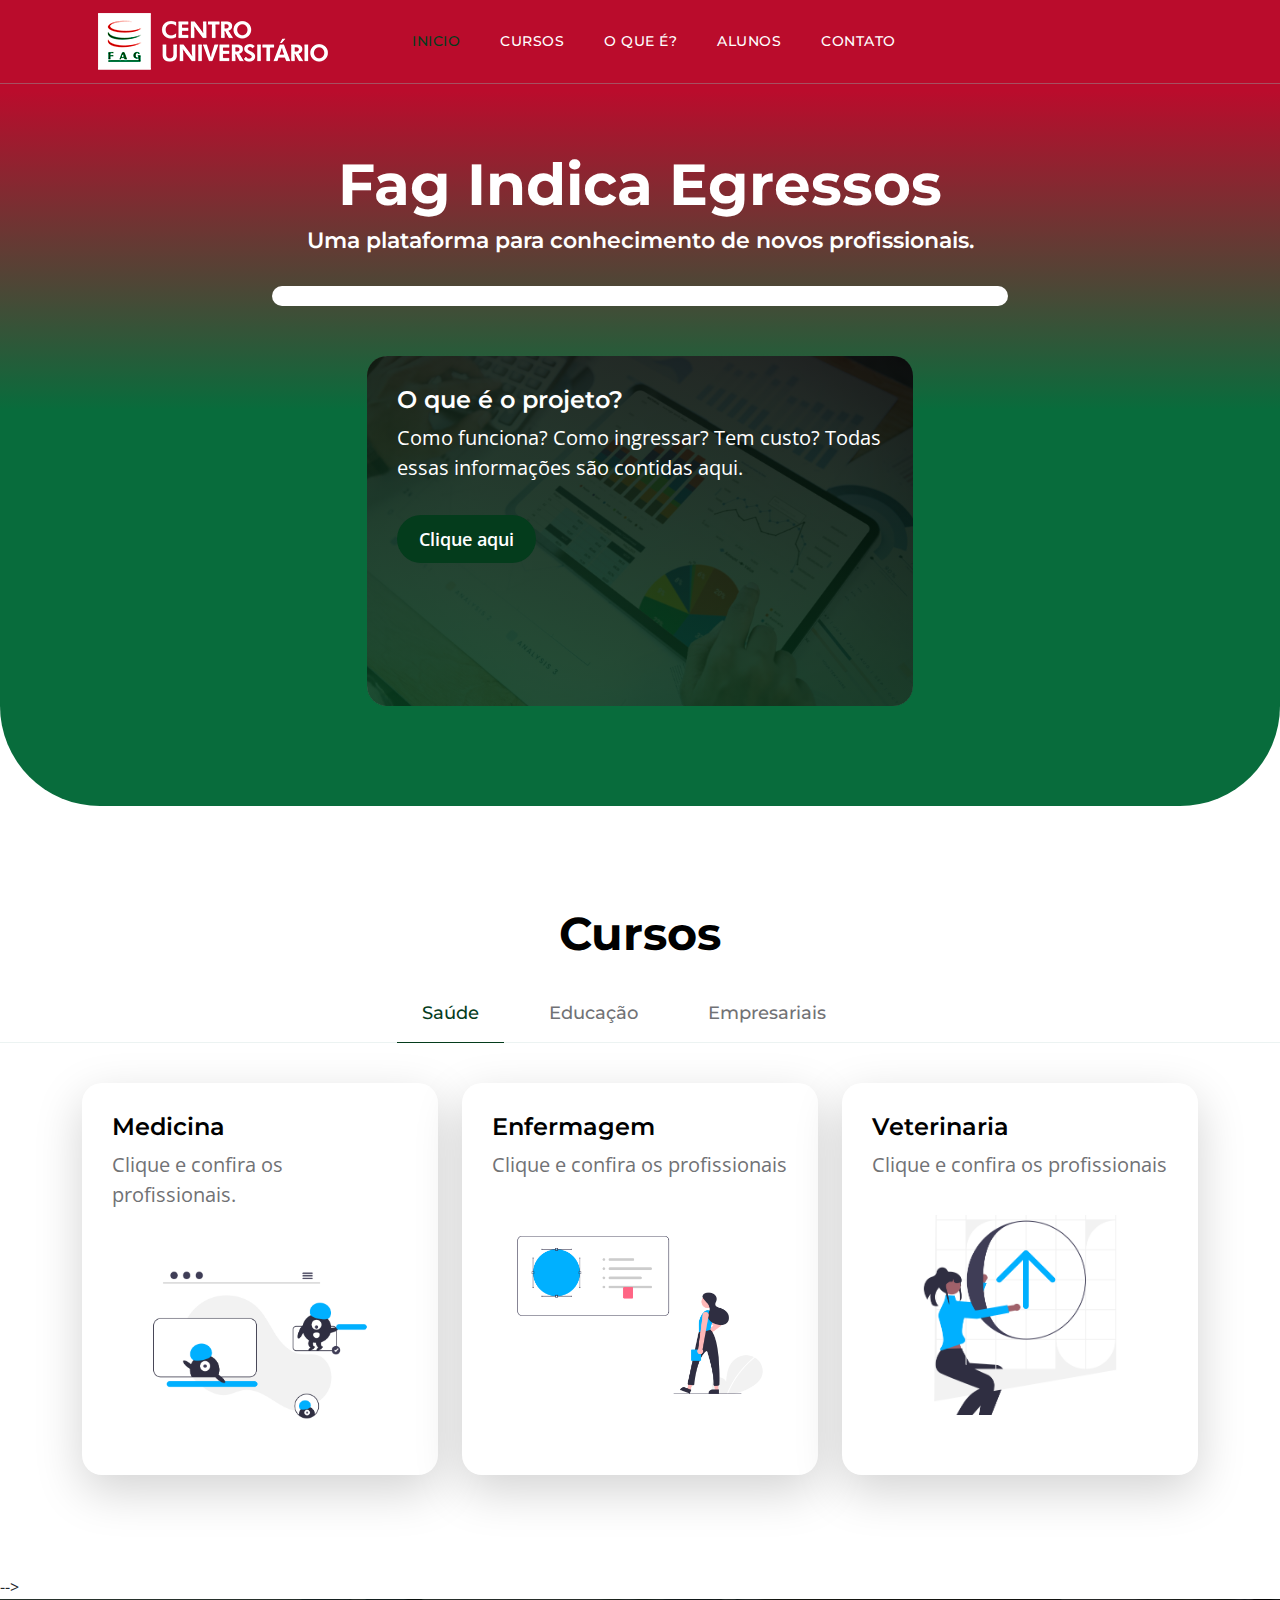
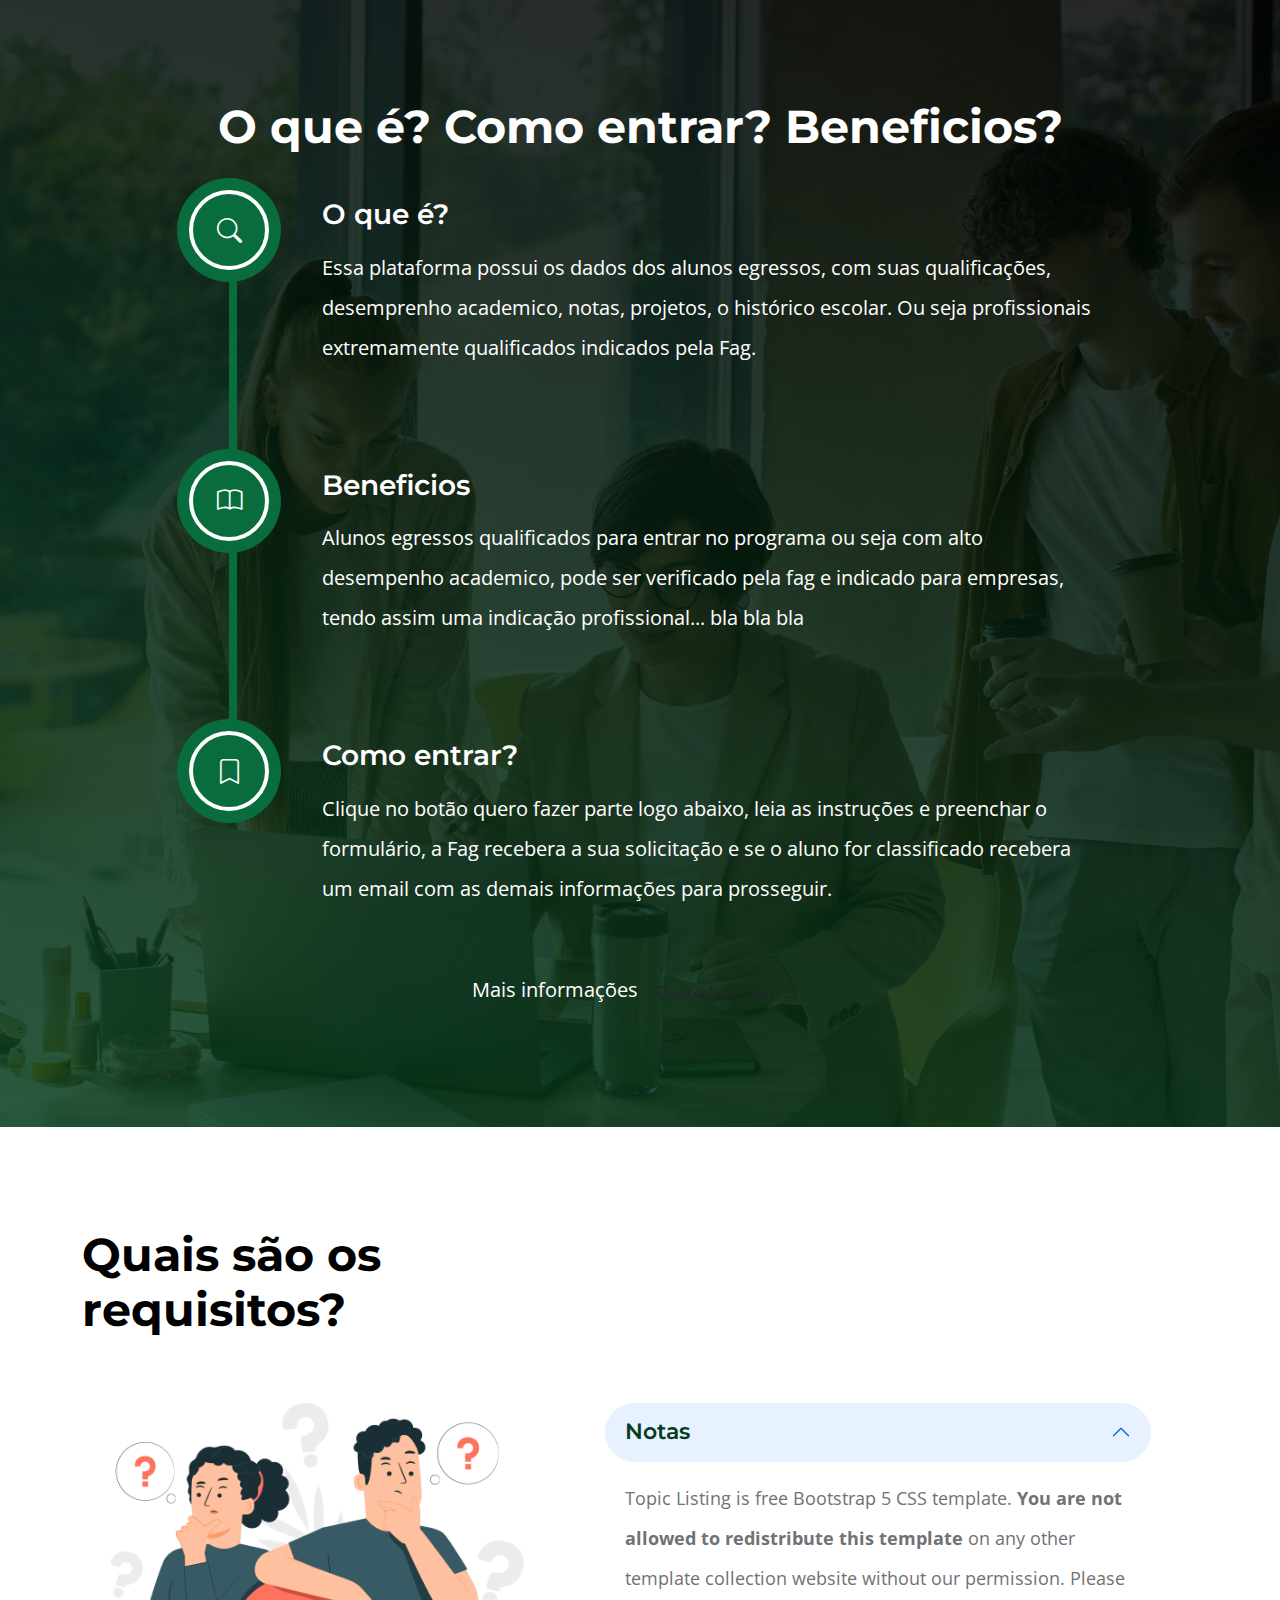
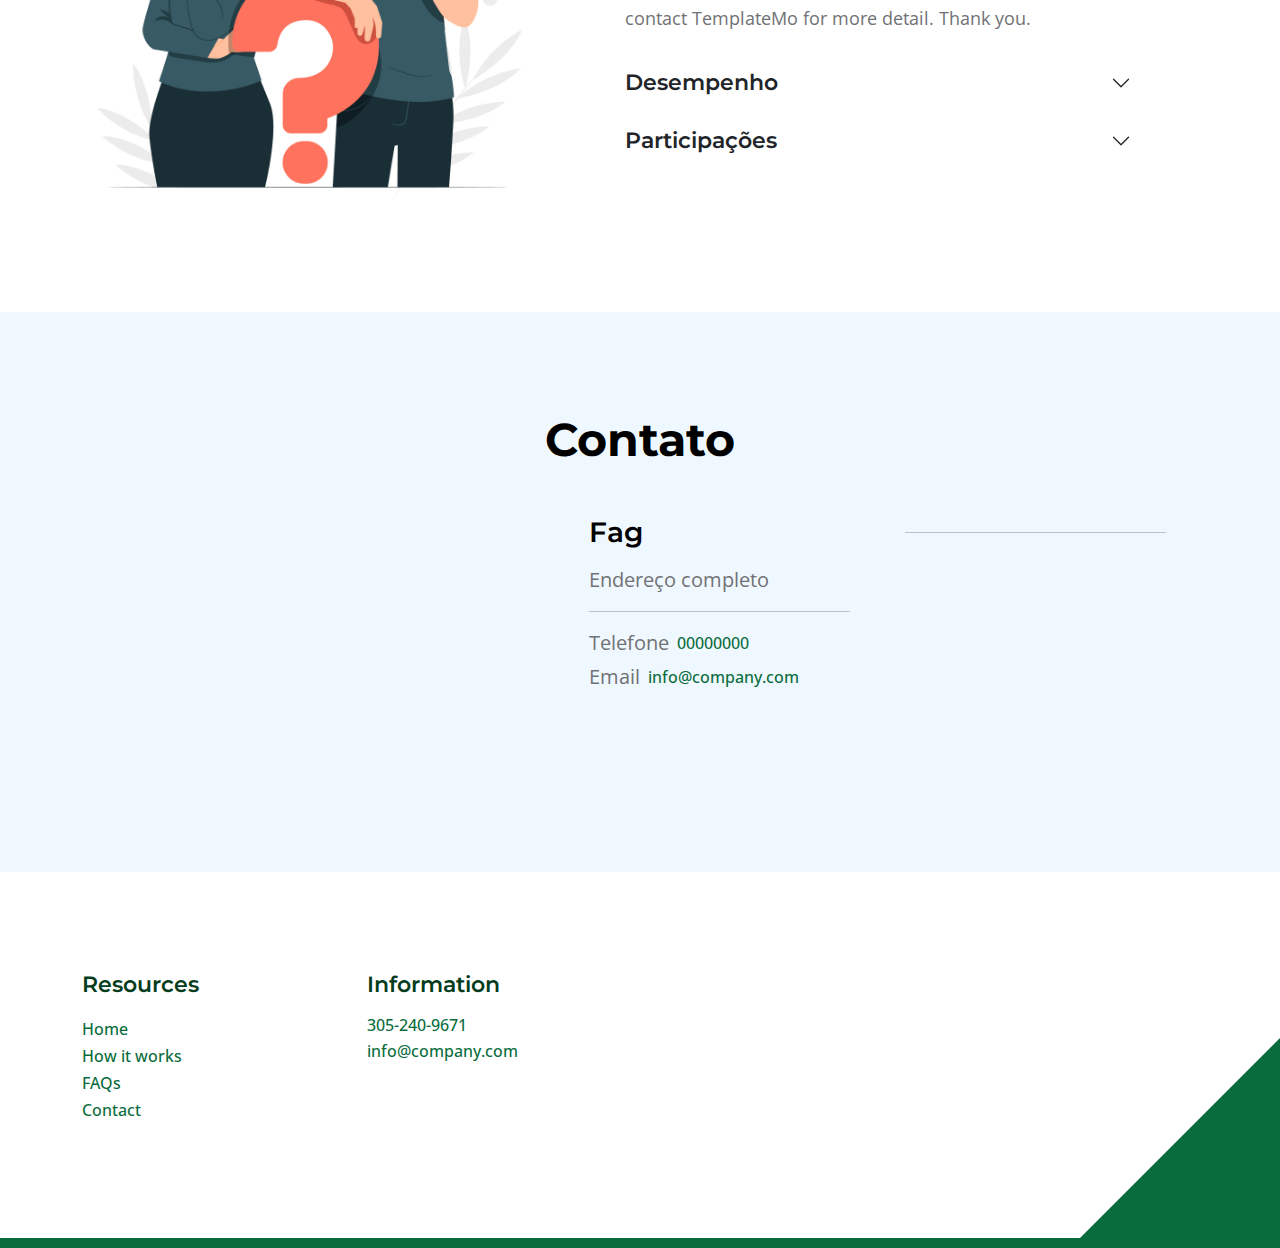
<file: Site Fag/index.html>
<!doctype html>
<html lang="en">
    <head>
        <meta charset="utf-8">
        <meta name="viewport" content="width=device-width, initial-scale=1">

        <meta name="description" content="">
        <meta name="author" content="">

        <title>FAG Indica - Egressos</title>

        <!-- CSS FILES -->        
        <link rel="preconnect" href="https://fonts.googleapis.com">
        
        <link rel="preconnect" href="https://fonts.gstatic.com" crossorigin>

        <link href="https://fonts.googleapis.com/css2?family=Montserrat:wght@500;600;700&family=Open+Sans&display=swap" rel="stylesheet">
                        
        <link href="css/bootstrap.min.css" rel="stylesheet">

        <link href="css/bootstrap-icons.css" rel="stylesheet">

        <link href="css/templatemo-topic-listing.css" rel="stylesheet">      
<!--

TemplateMo 590 topic listing

https://templatemo.com/tm-590-topic-listing

-->
    </head>
    
    <body id="top">

        <main>

            <nav class="navbar navbar-expand-lg">
                <div class="container">
                    <a class="navbar-brand" href="index.html">
                        <a class="navbar-brand" href="index.html">
                            <img src="images/logo-fag.png" class="logo" alt="">
                            <span></span>
                        </a>
                    </a>

                    <div class="d-lg-none ms-auto me-4">
                        <a href="#top" class="navbar-icon bi-person smoothscroll"></a>
                    </div>
    
                    <button class="navbar-toggler" type="button" data-bs-toggle="collapse" data-bs-target="#navbarNav" aria-controls="navbarNav" aria-expanded="false" aria-label="Toggle navigation">
                        <span class="navbar-toggler-icon"></span>
                    </button>
    
                    <div class="collapse navbar-collapse" id="navbarNav">
                        <ul class="navbar-nav ms-lg-5 me-lg-auto">
                            <li class="nav-item">
                                <a class="nav-link click-scroll" href="#section_1">Inicio</a>
                            </li>

                            <li class="nav-item">
                                <a class="nav-link click-scroll" href="#section_2">Cursos</a>
                            </li>
    
                            <li class="nav-item">
                                <a class="nav-link click-scroll" href="#section_3">O que é?</a>
                            </li>

                            <li class="nav-item">
                                <a class="nav-link click-scroll" href="#section_4">Alunos</a>
                            </li>
    
                            <li class="nav-item">
                                <a class="nav-link click-scroll" href="#section_5">Contato</a>
                            </li>

                            <!--<li class="nav-item dropdown">
                                <a class="nav-link dropdown-toggle" href="#" id="navbarLightDropdownMenuLink" role="button" data-bs-toggle="dropdown" aria-expanded="false">Pages</a>

                                <ul class="dropdown-menu dropdown-menu-light" aria-labelledby="navbarLightDropdownMenuLink">
                                    <li><a class="dropdown-item" href="topics-listing.html">Topics Listing</a></li>

                                    <li><a class="dropdown-item" href="contact.html">Contact Form</a></li>
                                </ul>
                            </li>-->
                        </ul>

                        
                    </div>
                </div>
            </nav>
            

            <section class="hero-section d-flex justify-content-center align-items-center" id="section_1">
                <div class="container">
                    <div class="row">

                        <div class="col-lg-8 col-12 mx-auto">
                            <h1 class="text-white text-center">Fag Indica Egressos</h1>

                            <h6 class="text-white text-center">Uma plataforma para conhecimento de novos profissionais.</h6>

                            <form method="get" class="custom-form mt-4 pt-2 mb-lg-0 mb-5" role="search">
                                <div class="input-group input-group-lg">
                                    <!--<span class="input-group-text bi-search" id="basic-addon1">
                                        
                                    </span>

                                    <input name="keyword" type="search" class="form-control" id="keyword" placeholder="Design, Code, Marketing, Finance ..." aria-label="Search">

                                    <button type="submit" class="form-control">Search</button>-->
                                </div>
                            </form>
                        </div>

                    </div>
                </div>
            </section>


            <section class="featured-section">
                <div class="container">
                    <div class="row justify-content-center">
                        <div class="col-lg-6 col-12">
                            <div class="custom-block custom-block-overlay">
                                <div class="d-flex flex-column h-100">
                                    <img src="images/businesswoman-using-tablet-analysis.jpg" class="custom-block-image img-fluid" alt="">

                                    <div class="custom-block-overlay-text d-flex">
                                        <div>
                                            <h5 class="text-white mb-2">O que é o projeto?</h5>

                                            <p class="text-white">Como funciona? Como ingressar? Tem custo? Todas essas informações são contidas aqui.</p>

                                            <a href="informacoes.html" class="btn custom-btn mt-2 mt-lg-3 ">Clique aqui</a>
                                        </div>

                                        
                                    </div>

                                    <!--<div class="social-share d-flex">
                                        <p class="text-white me-4">Share:</p>

                                        <ul class="social-icon">
                                            <li class="social-icon-item">
                                                <a href="#" class="social-icon-link bi-twitter"></a>
                                            </li>

                                            <li class="social-icon-item">
                                                <a href="#" class="social-icon-link bi-facebook"></a>
                                            </li>Designms-auto"></a>
                                    </div>-->

                                    <div class="section-overlay"></div>
                                </div>
                            </div>
                        </div>

                    </div>
                </div>
            </section>


            <section class="explore-section section-padding" id="section_2">
                <div class="container">

                        <div class="col-12 text-center">
                            <h2 class="mb-4">Cursos</h1>
                        </div>

                    </div>
                </div>

                <div class="container-fluid">
                    <div class="row">
                        <ul class="nav nav-tabs" id="myTab" role="tablist">
                            <li class="nav-item" role="presentation">
                                <button class="nav-link active" id="design-tab" data-bs-toggle="tab" data-bs-target="#design-tab-pane" type="button" role="tab" aria-controls="design-tab-pane" aria-selected="true">Saúde</button>
                            </li>

                            <li class="nav-item" role="presentation">
                                <button class="nav-link" id="marketing-tab" data-bs-toggle="tab" data-bs-target="#marketing-tab-pane" type="button" role="tab" aria-controls="marketing-tab-pane" aria-selected="false">Educação</button>
                            </li>

                            <li class="nav-item" role="presentation">
                                <button class="nav-link" id="finance-tab" data-bs-toggle="tab" data-bs-target="#finance-tab-pane" type="button" role="tab" aria-controls="finance-tab-pane" aria-selected="false">Empresariais</button>
                            </li>

                            <!--<li class="nav-item" role="presentation">
                                <button class="nav-link" id="music-tab" data-bs-toggle="tab" data-bs-target="#music-tab-pane" type="button" role="tab" aria-controls="music-tab-pane" aria-selected="false">Music</button>
                            </li>

                            <li class="nav-item" role="presentation">
                                <button class="nav-link" id="education-tab" data-bs-toggle="tab" data-bs-target="#education-tab-pane" type="button" role="tab" aria-controls="education-tab-pane" aria-selected="false">Education</button>-->
                            </li>
                        </ul>
                    </div>
                </div>
                <!--Container-->
                <div class="container">
                    <div class="row">
                        <div class="col-12">
                            <!--Container Saúde-->
                            <div class="tab-content" id="myTabContent">
                                <div class="tab-pane fade show active" id="design-tab-pane" role="tabpanel" aria-labelledby="design-tab" tabindex="0">
                                    <div class="row">
                                        <div class="col-lg-4 col-md-6 col-12 mb-4 mb-lg-0">
                                            <div class="custom-block bg-white shadow-lg">
                                                <a href="informacoes.html">
                                                    <div class="d-flex">
                                                        <div>
                                                            <h5 class="mb-2">Medicina</h5>

                                                            <p class="mb-0">Clique e confira os profissionais.</p>
                                                        </div>

                                                     
                                                    </div>

                                                    <img src="images/topics/undraw_Remote_design_team_re_urdx.png" class="custom-block-image img-fluid" alt="">
                                                </a>
                                            </div>
                                        </div>

                                        <div class="col-lg-4 col-md-6 col-12 mb-4 mb-lg-0">
                                            <div class="custom-block bg-white shadow-lg">
                                                <a href="informacoes.html">
                                                    <div class="d-flex">
                                                        <div>
                                                            <h5 class="mb-2">Enfermagem</h5>

                                                                <p class="mb-0">Clique e confira os profissionais</p>
                                                        </div>

                                                      
                                                    </div>

                                                    <img src="images/topics/undraw_Redesign_feedback_re_jvm0.png" class="custom-block-image img-fluid" alt="">
                                                </a>
                                            </div>
                                        </div>

                                        <div class="col-lg-4 col-md-6 col-12">
                                            <div class="custom-block bg-white shadow-lg">
                                                <a href="informacoes.html">
                                                    <div class="d-flex">
                                                        <div>
                                                            <h5 class="mb-2">Veterinaria</h5>

                                                                <p class="mb-0">Clique e confira os profissionais</p>
                                                        </div>

                                                       
                                                    </div>

                                                    <img src="images/topics/colleagues-working-cozy-office-medium-shot.png" class="custom-block-image img-fluid" alt="">
                                                </a>
                                            </div>
                                        </div>
                                    </div>
                                </div>
                                <!--Container Educação-->
                                <div class="tab-pane fade" id="marketing-tab-pane" role="tabpanel" aria-labelledby="marketing-tab" tabindex="0">
                                    <div class="row">
                                        <div class="col-lg-4 col-md-6 col-12 mb-4 mb-lg-3">
                                                <div class="custom-block bg-white shadow-lg">
                                                    <a href="informacoes.html">
                                                        <div class="d-flex">
                                                            <div>
                                                                <h5 class="mb-2">Psicologia</h5>

                                                                <p class="mb-0">Clique e confira os profissionais</p>
                                                            </div>

                                                         
                                                        </div>

                                                        <img src="images/topics/undraw_online_ad_re_ol62.png" class="custom-block-image img-fluid" alt="">
                                                    </a>
                                                </div>
                                            </div>

                                            <div class="col-lg-4 col-md-6 col-12 mb-4 mb-lg-3">
                                                <div class="custom-block bg-white shadow-lg">
                                                    <a href="informacoes.html">
                                                        <div class="d-flex">
                                                            <div>
                                                                <h5 class="mb-2">Pedagogia</h5>

                                                                <p class="mb-0">Clique e confira os profissionais</p>
                                                            </div>

                                                        
                                                        </div>

                                                        <img src="images/topics/undraw_Group_video_re_btu7.png" class="custom-block-image img-fluid" alt="">
                                                    </a>
                                                </div>
                                            </div>

                                            <div class="col-lg-4 col-md-6 col-12">
                                                <div class="custom-block bg-white shadow-lg">
                                                    <a href="informacoes.html">
                                                        <div class="d-flex">
                                                            <div>
                                                                <h5 class="mb-2">Letras</h5>

                                                                <p class="mb-0">Clique e confira os profissionais</p>
                                                            </div>

                                                            
                                                        </div>

                                                        <img src="images/topics/undraw_viral_tweet_gndb.png" class="custom-block-image img-fluid" alt="">
                                                    </a>
                                                </div>
                                            </div>
                                        </div>
                                  </div>
                                <!--Container Empresarial-->
                                <div class="tab-pane fade" id="finance-tab-pane" role="tabpanel" aria-labelledby="finance-tab" tabindex="0">   <div class="row">
                                    <div class="tab-content" id="myTabContent">
                                        <div class="tab-pane fade show active" id="design-tab-pane" role="tabpanel" aria-labelledby="design-tab" tabindex="0">
                                            <div class="row">
                                                <div class="col-lg-4 col-md-6 col-12 mb-4 mb-lg-0">
                                                    <div class="custom-block bg-white shadow-lg">
                                                        <a href="informacoes.html">
                                                            <div class="d-flex">
                                                                <div>
                                                                    <h5 class="mb-2">Administração</h5>
        
                                                                    <p class="mb-0">Clique e confira os profissionais</p>
                                                                </div>
        
                                                                
                                                            </div>
        
                                                            <img src="images/topics/undraw_Remote_design_team_re_urdx.png" class="custom-block-image img-fluid" alt="">
                                                        </a>
                                                    </div>
                                                </div>
        
                                                <div class="col-lg-4 col-md-6 col-12 mb-4 mb-lg-0">
                                                    <div class="custom-block bg-white shadow-lg">
                                                        <a href="informacoes.html">
                                                            <div class="d-flex">
                                                                <div>
                                                                    <h5 class="mb-2">Contábeis</h5>
        
                                                                        <p class="mb-0">Clique e confira os profissionais</p>
                                                                </div>
        
                                                                
                                                            </div>
        
                                                            <img src="images/topics/undraw_Redesign_feedback_re_jvm0.png" class="custom-block-image img-fluid" alt="">
                                                        </a>
                                                    </div>
                                                </div>
        
                                                <div class="col-lg-4 col-md-6 col-12">
                                                    <div class="custom-block bg-white shadow-lg">
                                                        <a href="informacoes.html">
                                                            <div class="d-flex">
                                                                <div>
                                                                    <h5 class="mb-2">Negocios imobiliarios</h5>
        
                                                                        <p class="mb-0">Clique e confira os profissionais</p>
                                                                </div>
        
                                                                
                                                            </div>
        
                                                            <img src="images/topics/colleagues-working-cozy-office-medium-shot.png" class="custom-block-image img-fluid" alt="">
                                                        </a>
                                                    </div>
                                                </div>
                                            </div>
                                        </div>
                                    </div>
                                </div>
                            </div>

                    </div>
                </div>
            </section>-->

            <!--Como entrar?-->
            <section class="timeline-section section-padding" id="section_3">
                <div class="section-overlay"></div>

                <div class="container">
                    <div class="row">

                        <div class="col-12 text-center">
                            <h2 class="text-white mb-4">O que é? Como entrar? Beneficios?</h1>
                        </div>

                        <div class="col-lg-10 col-12 mx-auto">
                            <div class="timeline-container">
                                <ul class="vertical-scrollable-timeline" id="vertical-scrollable-timeline">
                                    <div class="list-progress">
                                        <div class="inner"></div>
                                    </div>

                                    <li>
                                        <h4 class="text-white mb-3">O que é?</h4>

                                        <p class="text-white">Essa plataforma possui os dados dos alunos egressos, com suas qualificações, desemprenho academico, notas,
                                            projetos, o histórico escolar. Ou seja profissionais extremamente qualificados indicados pela Fag.
                                        </p>

                                        <div class="icon-holder">
                                          <i class="bi-search"></i>
                                        </div>
                                    </li>
                                    
                                    <li>
                                        <h4 class="text-white mb-3">Beneficios</h4>

                                        <p class="text-white">Alunos egressos qualificados para entrar no programa ou seja com alto desempenho academico, pode ser 
                                            verificado pela fag e indicado para empresas, tendo assim uma indicação profissional... bla bla bla
                                        </p>

                                        <div class="icon-holder">
                                          <i class="bi-book"></i>
                                        </div>
                                    </li>

                                    <li>
                                        <h4 class="text-white mb-3">Como entrar?</h4>

                                        <p class="text-white">Clique no botão quero fazer parte logo abaixo, leia as instruções e preenchar o formulário, a Fag recebera
                                            a sua solicitação e se o aluno for classificado recebera um email com as demais informações para prosseguir.
                                        </p>

                                        <div class="icon-holder">
                                          <i class="bi-bookmark"></i>
                                        </div>
                                    </li>

                                    
                                </ul>
                            </div>
                        </div>

                        <div class="col-12 text-center mt-5">
                            <p class="text-white">
                                Mais informações 
                                <a href="informacoes.html" class="btn .custom-btn1">Quero fazer parte!</a>
                            </p>
                        </div>
                    </div>
                </div>
            </section>


            <section class="faq-section section-padding" id="section_4">
                <div class="container">
                    <div class="row">

                        <div class="col-lg-6 col-12">
                            <h2 class="mb-4">Quais são os requisitos?</h2>
                        </div>

                        <div class="clearfix"></div>

                        <div class="col-lg-5 col-12">
                            <img src="images/faq_graphic.jpg" class="img-fluid" alt="FAQs">
                        </div>

                        <div class="col-lg-6 col-12 m-auto">
                            <div class="accordion" id="accordionExample">
                                <div class="accordion-item">
                                    <h2 class="accordion-header" id="headingOne">
                                        <button class="accordion-button" type="button" data-bs-toggle="collapse" data-bs-target="#collapseOne" aria-expanded="true" aria-controls="collapseOne">
                                        Notas
                                        </button>
                                    </h2>

                                    <div id="collapseOne" class="accordion-collapse collapse show" aria-labelledby="headingOne" data-bs-parent="#accordionExample">
                                        <div class="accordion-body">
                                            Topic Listing is free Bootstrap 5 CSS template. <strong>You are not allowed to redistribute this template</strong> on any other template collection website without our permission. Please contact TemplateMo for more detail. Thank you.
                                        </div>
                                    </div>
                                </div>

                                <div class="accordion-item">
                                    <h2 class="accordion-header" id="headingTwo">
                                        <button class="accordion-button collapsed" type="button" data-bs-toggle="collapse" data-bs-target="#collapseTwo" aria-expanded="false" aria-controls="collapseTwo">
                                        Desempenho
                                    </button>
                                    </h2>

                                    <div id="collapseTwo" class="accordion-collapse collapse" aria-labelledby="headingTwo" data-bs-parent="#accordionExample">
                                        <div class="accordion-body">
                                            You can search on Google with <strong>keywords</strong> such as templatemo portfolio, templatemo one-page layouts, photography, digital marketing, etc.
                                        </div>
                                    </div>
                                </div>

                                <div class="accordion-item">
                                    <h2 class="accordion-header" id="headingThree">
                                        <button class="accordion-button collapsed" type="button" data-bs-toggle="collapse" data-bs-target="#collapseThree" aria-expanded="false" aria-controls="collapseThree">
                                        Participações
                                    </button>
                                    </h2>

                                    <div id="collapseThree" class="accordion-collapse collapse" aria-labelledby="headingThree" data-bs-parent="#accordionExample">
                                        <div class="accordion-body">
                                            You can modify any of this with custom CSS or overriding our default variables. It's also worth noting that just about any HTML can go within the <code>.accordion-body</code>, though the transition does limit overflow.
                                        </div>
                                    </div>
                                </div>
                            </div>
                        </div>

                    </div>
                </div>
            </section>


            <section class="contact-section section-padding section-bg" id="section_5">
                <div class="container">
                    <div class="row">

                        <div class="col-lg-12 col-12 text-center">
                            <h2 class="mb-5">Contato</h2>
                        </div>

                        <div class="col-lg-5 col-12 mb-4 mb-lg-0">
                            <iframe src="https://www.google.com/maps/embed?pb=!1m18!1m12!1m3!1d3617.557910936629!2d-53.51028672474998!3d-24.947126077872802!2m3!1f0!2f0!3f0!3m2!1i1024!2i768!4f13.1!3m3!1m2!1s0x94f3d13b2c555555%3A0x970208da36e7b68f!2sCENTRO%20UNIVERSIT%C3%81RIO%20DA%20FUNDA%C3%87%C3%83O%20ASSIS%20GURGACZ!5e0!3m2!1spt-BR!2sbr!4v1690824341256!5m2!1spt-BR!2sbr" width="100%" height="250" style="border:0;" allowfullscreen="" loading="lazy" referrerpolicy="no-referrer-when-downgrade">></iframe>
                            
                        </div>

                        <div class="col-lg-3 col-md-6 col-12 mb-3 mb-lg- mb-md-0 ms-auto">
                            <h4 class="mb-3">Fag</h4>

                            <p>Endereço completo</p>

                            <hr>

                            <p class="d-flex align-items-center mb-1">
                                <span class="me-2">Telefone</span>

                                <a href="tel: 0000000" class="site-footer-link">
                                    00000000
                                </a>
                            </p>

                            <p class="d-flex align-items-center">
                                <span class="me-2">Email</span>

                                <a href="mailto:info@company.com" class="site-footer-link">
                                    info@company.com
                                </a>
                            </p>
                        </div>

                        <div class="col-lg-3 col-md-6 col-12 mx-auto">
                            
                            <p></p>

                            <hr>

                            <p class="d-flex align-items-center mb-1">      
                            </p>
                            <p class="d-flex align-items-center"> 
                            </p>
                        </div>

                    </div>
                </div>
            </section>
        </main>

        <footer class="site-footer section-padding">
            <div class="container">
                <div class="row">


                    <div class="col-lg-3 col-md-4 col-6">
                        <h6 class="site-footer-title mb-3">Resources</h6>

                        <ul class="site-footer-links">
                            <li class="site-footer-link-item">
                                <a href="#" class="site-footer-link">Home</a>
                            </li>

                            <li class="site-footer-link-item">
                                <a href="#" class="site-footer-link">How it works</a>
                            </li>

                            <li class="site-footer-link-item">
                                <a href="#" class="site-footer-link">FAQs</a>
                            </li>

                            <li class="site-footer-link-item">
                                <a href="#" class="site-footer-link">Contact</a>
                            </li>
                        </ul>
                    </div>

                    <div class="col-lg-3 col-md-4 col-6 mb-4 mb-lg-0">
                        <h6 class="site-footer-title mb-3">Information</h6>

                        <p class="text-white d-flex mb-1">
                            <a href="tel: 305-240-9671" class="site-footer-link">
                                305-240-9671
                            </a>
                        </p>

                        <p class="text-white d-flex">
                            <a href="mailto:info@company.com" class="site-footer-link">
                                info@company.com
                            </a>
                        </p>
                    </div>

                </div>
            </div>
        </footer>


        <!-- JAVASCRIPT FILES -->
        <script src="js/jquery.min.js"></script>
        <script src="js/bootstrap.bundle.min.js"></script>
        <script src="js/jquery.sticky.js"></script>
        <script src="js/click-scroll.js"></script>
        <script src="js/custom.js"></script>

    </body>
</html>
</file>
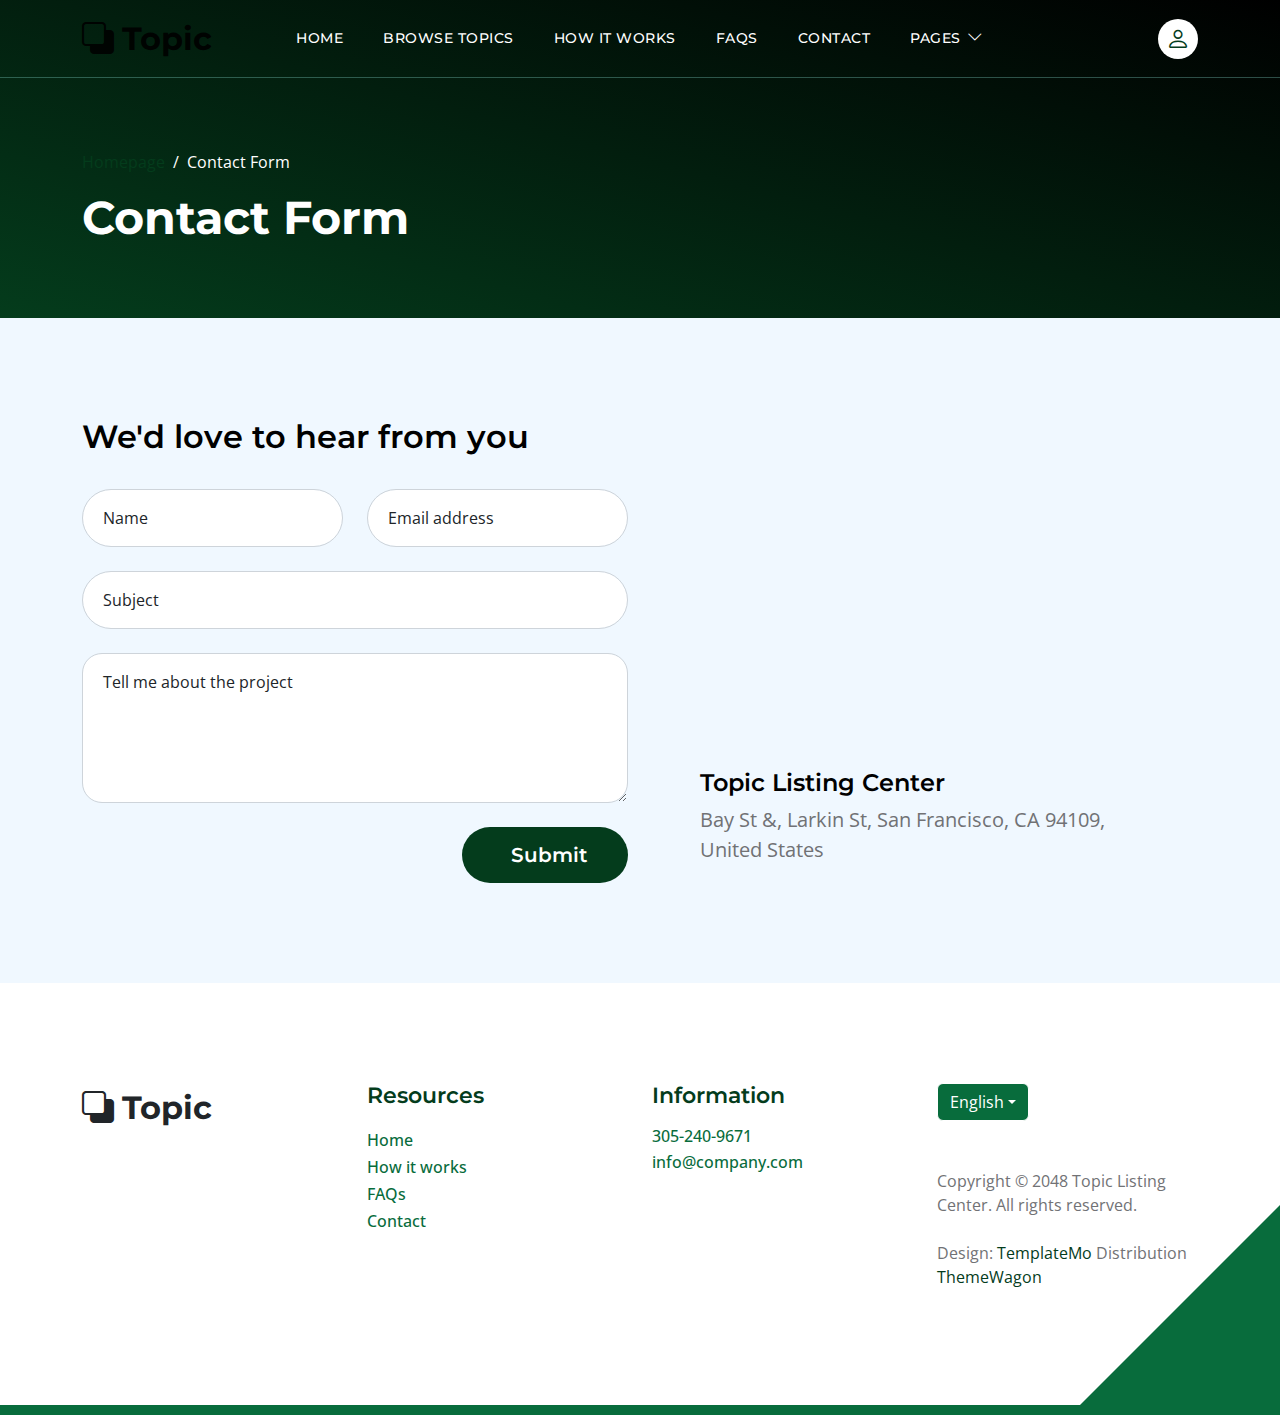
<file: Site Fag/contact.html>
<!doctype html>
<html lang="en">
    <head>
        <meta charset="utf-8">
        <meta name="viewport" content="width=device-width, initial-scale=1">

        <meta name="description" content="">
        <meta name="author" content="">

        <title>Topic Listing Contact Page</title>

        <!-- CSS FILES -->        
        <link rel="preconnect" href="https://fonts.googleapis.com">
        
        <link rel="preconnect" href="https://fonts.gstatic.com" crossorigin>

        <link href="https://fonts.googleapis.com/css2?family=Montserrat:wght@500;600;700&family=Open+Sans&display=swap" rel="stylesheet">
                        
        <link href="css/bootstrap.min.css" rel="stylesheet">

        <link href="css/bootstrap-icons.css" rel="stylesheet">

        <link href="css/templatemo-topic-listing.css" rel="stylesheet">
<!--

TemplateMo 590 topic listing

https://templatemo.com/tm-590-topic-listing

-->
    </head>
    
    <body class="topics-listing-page" id="top">

        <main>

            <nav class="navbar navbar-expand-lg">
                <div class="container">
                    <a class="navbar-brand" href="index.html">
                        <i class="bi-back"></i>
                        <span>Topic</span>
                    </a>

                    <div class="d-lg-none ms-auto me-4">
                        <a href="#top" class="navbar-icon bi-person smoothscroll"></a>
                    </div>
    
                    <button class="navbar-toggler" type="button" data-bs-toggle="collapse" data-bs-target="#navbarNav" aria-controls="navbarNav" aria-expanded="false" aria-label="Toggle navigation">
                        <span class="navbar-toggler-icon"></span>
                    </button>
    
                    <div class="collapse navbar-collapse" id="navbarNav">
                        <ul class="navbar-nav ms-lg-5 me-lg-auto">
                            <li class="nav-item">
                                <a class="nav-link click-scroll" href="index.html#section_1">Home</a>
                            </li>

                            <li class="nav-item">
                                <a class="nav-link click-scroll" href="index.html#section_2">Browse Topics</a>
                            </li>
    
                            <li class="nav-item">
                                <a class="nav-link click-scroll" href="index.html#section_3">How it works</a>
                            </li>

                            <li class="nav-item">
                                <a class="nav-link click-scroll" href="index.html#section_4">FAQs</a>
                            </li>
    
                            <li class="nav-item">
                                <a class="nav-link click-scroll" href="index.html#section_5">Contact</a>
                            </li>

                            <li class="nav-item dropdown">
                                <a class="nav-link dropdown-toggle" href="#section_5" id="navbarLightDropdownMenuLink" role="button" data-bs-toggle="dropdown" aria-expanded="false">Pages</a>

                                <ul class="dropdown-menu dropdown-menu-light" aria-labelledby="navbarLightDropdownMenuLink">
                                    <li><a class="dropdown-item" href="topics-listing.html">Topics Listing</a></li>

                                    <li><a class="dropdown-item active" href="contact.html">Contact Form</a></li>
                                </ul>
                            </li>
                        </ul>

                        <div class="d-none d-lg-block">
                            <a href="#top" class="navbar-icon bi-person smoothscroll"></a>
                        </div>
                    </div>
                </div>
            </nav>


            <header class="site-header d-flex flex-column justify-content-center align-items-center">
                <div class="container">
                    <div class="row align-items-center">

                        <div class="col-lg-5 col-12">
                            <nav aria-label="breadcrumb">
                                <ol class="breadcrumb">
                                    <li class="breadcrumb-item"><a href="index.html">Homepage</a></li>

                                    <li class="breadcrumb-item active" aria-current="page">Contact Form</li>
                                </ol>
                            </nav>

                            <h2 class="text-white">Contact Form</h2>
                        </div>

                    </div>
                </div>
            </header>


            <section class="section-padding section-bg">
                <div class="container">
                    <div class="row">

                        <div class="col-lg-12 col-12">
                            <h3 class="mb-4 pb-2">We'd love to hear from you</h3>
                        </div>

                        <div class="col-lg-6 col-12">
                            <form action="#" method="post" class="custom-form contact-form" role="form">
                                <div class="row">
                                    <div class="col-lg-6 col-md-6 col-12">
                                        <div class="form-floating">
                                            <input type="text" name="name" id="name" class="form-control" placeholder="Name" required="">
                                            
                                            <label for="floatingInput">Name</label>
                                        </div>
                                    </div>

                                    <div class="col-lg-6 col-md-6 col-12"> 
                                        <div class="form-floating">
                                            <input type="email" name="email" id="email" pattern="[^ @]*@[^ @]*" class="form-control" placeholder="Email address" required="">
                                            
                                            <label for="floatingInput">Email address</label>
                                        </div>
                                    </div>

                                    <div class="col-lg-12 col-12">
                                        <div class="form-floating">
                                            <input type="text" name="subject" id="name" class="form-control" placeholder="Name" required="">
                                            
                                            <label for="floatingInput">Subject</label>
                                        </div>

                                        <div class="form-floating">
                                            <textarea class="form-control" id="message" name="message" placeholder="Tell me about the project"></textarea>
                                            
                                            <label for="floatingTextarea">Tell me about the project</label>
                                        </div>
                                    </div>

                                    <div class="col-lg-4 col-12 ms-auto">
                                        <button type="submit" class="form-control">Submit</button>
                                    </div>

                                </div>
                            </form>
                        </div>

                        <div class="col-lg-5 col-12 mx-auto mt-5 mt-lg-0">
                            <iframe class="google-map" src="https://www.google.com/maps/embed?pb=!1m18!1m12!1m3!1d2595.065641062665!2d-122.4230416990949!3d37.80335401520422!2m3!1f0!2f0!3f0!3m2!1i1024!2i768!4f13.1!3m3!1m2!1s0x80858127459fabad%3A0x808ba520e5e9edb7!2sFrancisco%20Park!5e1!3m2!1sen!2sth!4v1684340239744!5m2!1sen!2sth" width="100%" height="250" style="border:0;" allowfullscreen="" loading="lazy" referrerpolicy="no-referrer-when-downgrade"></iframe>

                            <h5 class="mt-4 mb-2">Topic Listing Center</h5>

                            <p>Bay St &amp;, Larkin St, San Francisco, CA 94109, United States</p>
                        </div>

                    </div>
                </div>
            </section>
        </main>

        <footer class="site-footer section-padding">
            <div class="container">
                <div class="row">

                    <div class="col-lg-3 col-12 mb-4 pb-2">
                        <a class="navbar-brand mb-2" href="index.html">
                            <i class="bi-back"></i>
                            <span>Topic</span>
                        </a>
                    </div>

                    <div class="col-lg-3 col-md-4 col-6">
                        <h6 class="site-footer-title mb-3">Resources</h6>

                        <ul class="site-footer-links">
                            <li class="site-footer-link-item">
                                <a href="#" class="site-footer-link">Home</a>
                            </li>

                            <li class="site-footer-link-item">
                                <a href="#" class="site-footer-link">How it works</a>
                            </li>

                            <li class="site-footer-link-item">
                                <a href="#" class="site-footer-link">FAQs</a>
                            </li>

                            <li class="site-footer-link-item">
                                <a href="#" class="site-footer-link">Contact</a>
                            </li>
                        </ul>
                    </div>

                    <div class="col-lg-3 col-md-4 col-6 mb-4 mb-lg-0">
                        <h6 class="site-footer-title mb-3">Information</h6>

                        <p class="text-white d-flex mb-1">
                            <a href="tel: 305-240-9671" class="site-footer-link">
                                305-240-9671
                            </a>
                        </p>

                        <p class="text-white d-flex">
                            <a href="mailto:info@company.com" class="site-footer-link">
                                info@company.com
                            </a>
                        </p>
                    </div>

                    <div class="col-lg-3 col-md-4 col-12 mt-4 mt-lg-0 ms-auto">
                        <div class="dropdown">
                            <button class="btn btn-secondary dropdown-toggle" type="button" data-bs-toggle="dropdown" aria-expanded="false">
                            English</button>

                            <ul class="dropdown-menu">
                                <li><button class="dropdown-item" type="button">Thai</button></li>

                                <li><button class="dropdown-item" type="button">Myanmar</button></li>

                                <li><button class="dropdown-item" type="button">Arabic</button></li>
                            </ul>
                        </div>

                        <p class="copyright-text mt-lg-5 mt-4">Copyright © 2048 Topic Listing Center. All rights reserved.
                        <br><br>Design: <a rel="nofollow" href="https://templatemo.com" target="_blank">TemplateMo</a> Distribution <a href="https://themewagon.com">ThemeWagon</a></p>
                        
                    </div>

                </div>
            </div>
        </footer>

        <!-- JAVASCRIPT FILES -->
        <script src="js/jquery.min.js"></script>
        <script src="js/bootstrap.bundle.min.js"></script>
        <script src="js/jquery.sticky.js"></script>
        <script src="js/custom.js"></script>

    </body>
</html>
</file>
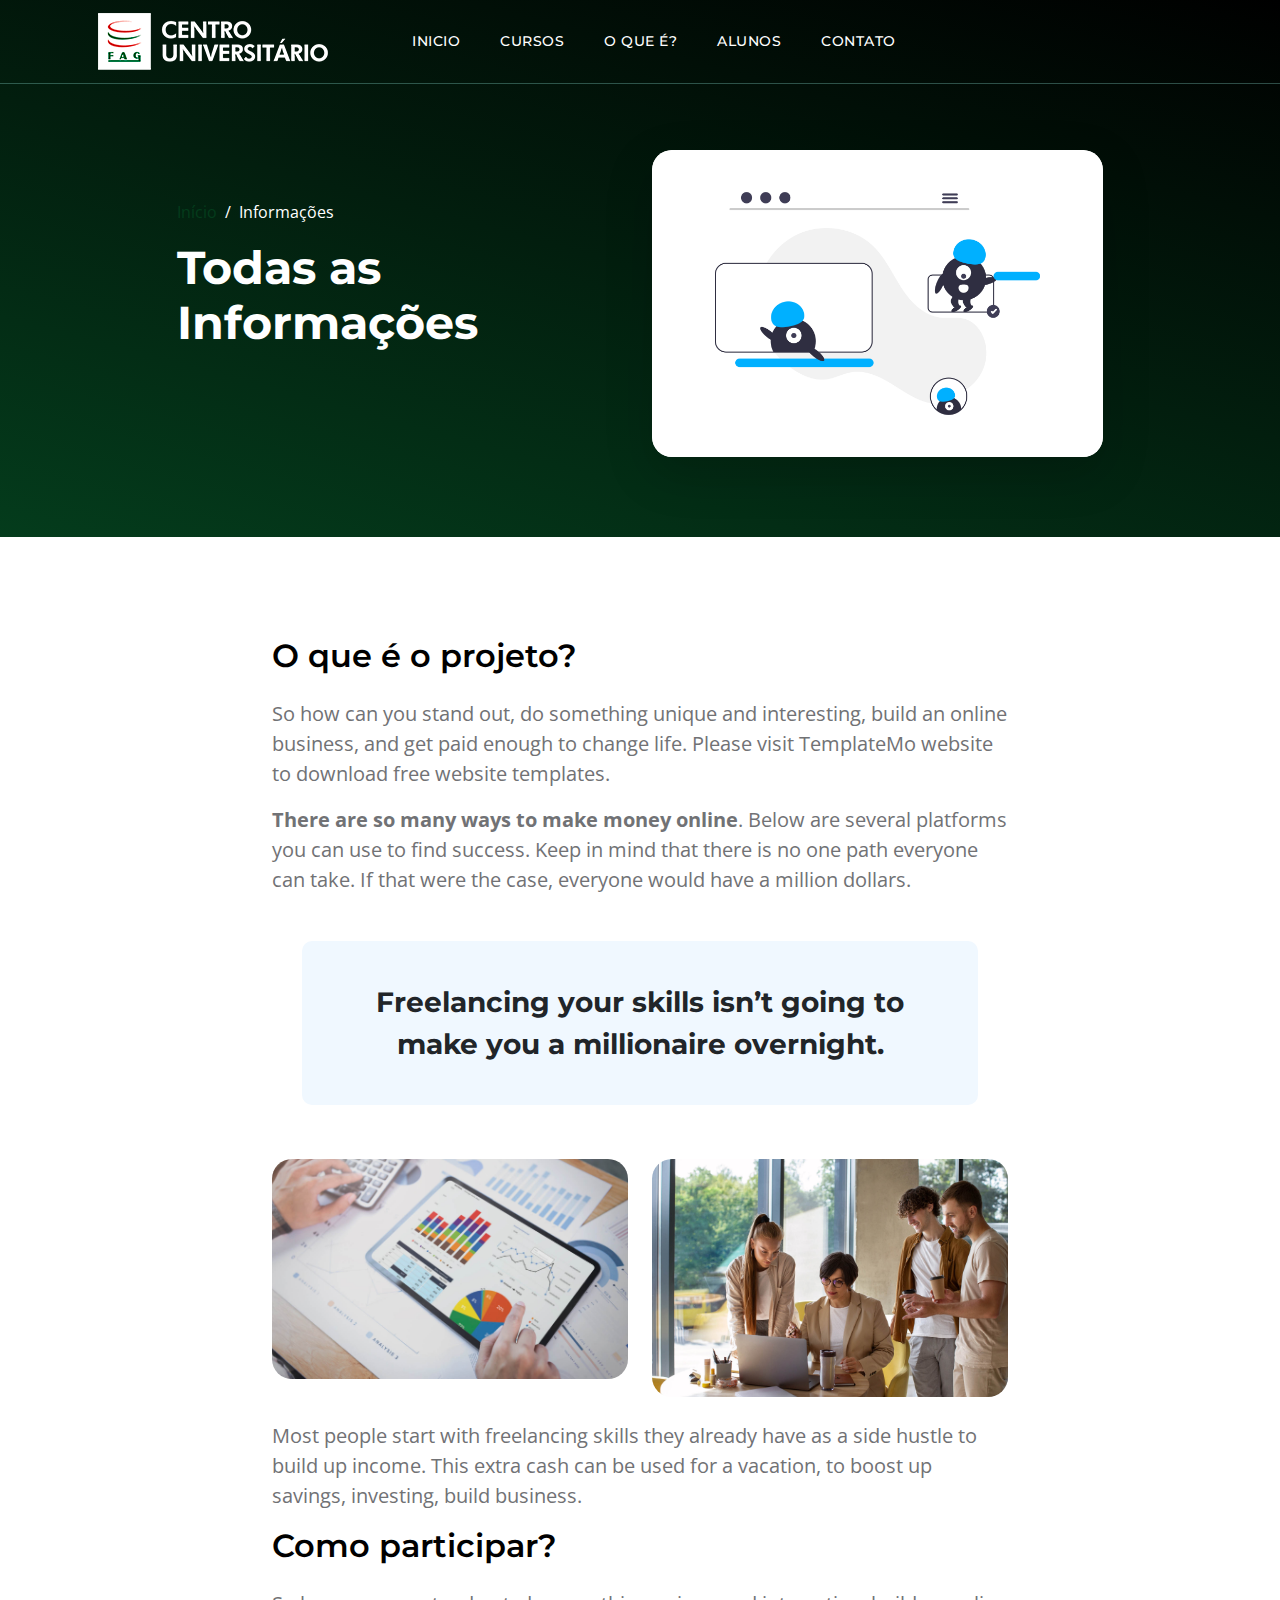
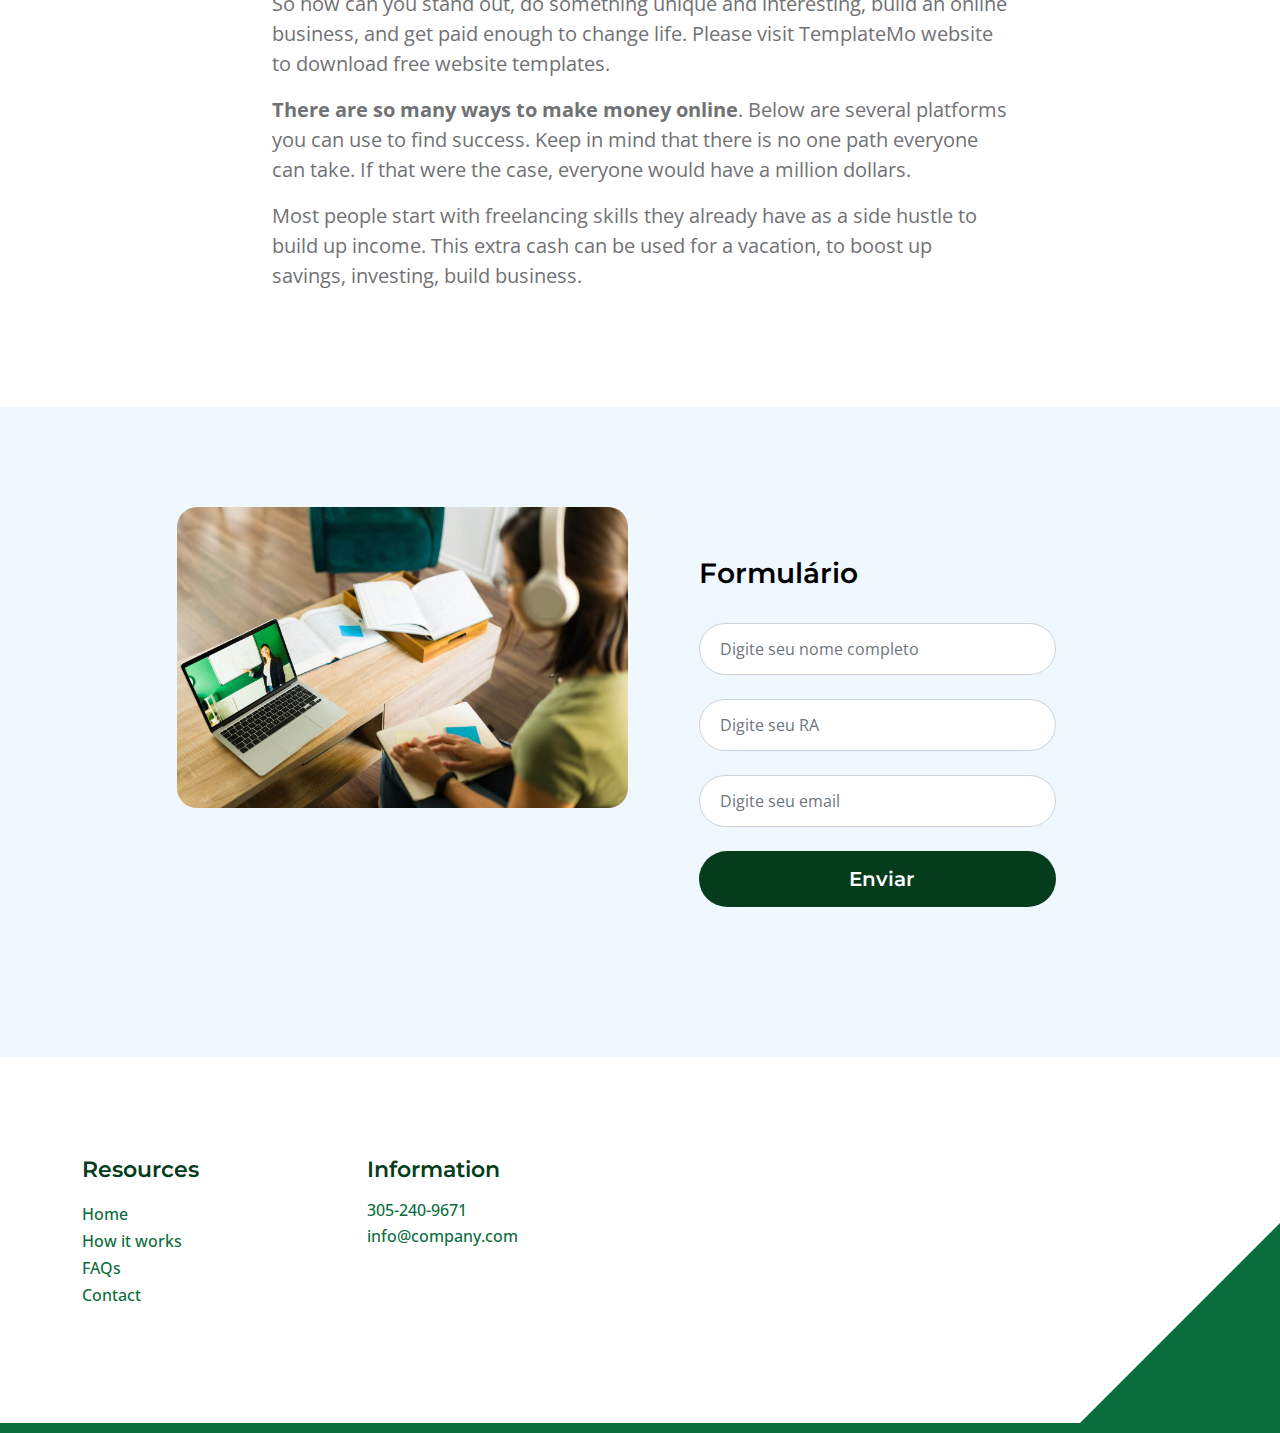
<file: Site Fag/informacoes.html>
<!doctype html>
<html lang="en">
    <head>
        <meta charset="utf-8">
        <meta name="viewport" content="width=device-width, initial-scale=1">

        <meta name="description" content="">
        <meta name="author" content="">

        <title>Topic Detail Page</title>

        <!-- CSS FILES -->        
        <link rel="preconnect" href="https://fonts.googleapis.com">
        
        <link rel="preconnect" href="https://fonts.gstatic.com" crossorigin>

        <link href="https://fonts.googleapis.com/css2?family=Montserrat:wght@500;600;700&family=Open+Sans&display=swap" rel="stylesheet">
                        
        <link href="css/bootstrap.min.css" rel="stylesheet">

        <link href="css/bootstrap-icons.css" rel="stylesheet">

        <link href="css/templatemo-topic-listing.css" rel="stylesheet">
<!--

TemplateMo 590 topic listing

https://templatemo.com/tm-590-topic-listing

-->
    </head>
    
    <body id="top">

        <main>

            <nav class="navbar navbar-expand-lg">
                <div class="container">
                    <a class="navbar-brand" href="index.html">
                        <a class="navbar-brand" href="index.html">
                            <img src="images/logo-fag.png" class="logo" alt="">
                            <span></span>
                        </a>
                    </a>

                    <div class="d-lg-none ms-auto me-4">
                        <a href="#top" class="navbar-icon bi-person smoothscroll"></a>
                    </div>
    
                    <button class="navbar-toggler" type="button" data-bs-toggle="collapse" data-bs-target="#navbarNav" aria-controls="navbarNav" aria-expanded="false" aria-label="Toggle navigation">
                        <span class="navbar-toggler-icon"></span>
                    </button>
    
                    <div class="collapse navbar-collapse" id="navbarNav">
                        <ul class="navbar-nav ms-lg-5 me-lg-auto">
                            <li class="nav-item">
                                <a class="nav-link click-scroll" href="#section_1">Inicio</a>
                            </li>

                            <li class="nav-item">
                                <a class="nav-link click-scroll" href="#section_2">Cursos</a>
                            </li>
    
                            <li class="nav-item">
                                <a class="nav-link click-scroll" href="#section_3">O que é?</a>
                            </li>

                            <li class="nav-item">
                                <a class="nav-link click-scroll" href="#section_4">Alunos</a>
                            </li>
    
                            <li class="nav-item">
                                <a class="nav-link click-scroll" href="#section_5">Contato</a>
                            </li>

                            <!--<li class="nav-item dropdown">
                                <a class="nav-link dropdown-toggle" href="#" id="navbarLightDropdownMenuLink" role="button" data-bs-toggle="dropdown" aria-expanded="false">Pages</a>

                                <ul class="dropdown-menu dropdown-menu-light" aria-labelledby="navbarLightDropdownMenuLink">
                                    <li><a class="dropdown-item" href="topics-listing.html">Topics Listing</a></li>

                                    <li><a class="dropdown-item" href="contact.html">Contact Form</a></li>
                                </ul>
                            </li>-->
                        </ul>

                        
                    </div>
                </div>
            </nav>
            

            <header class="site-header d-flex flex-column justify-content-center align-items-center">
                <div class="container">
                    <div class="row justify-content-center align-items-center">

                        <div class="col-lg-5 col-12 mb-5">
                            <nav aria-label="breadcrumb">
                                <ol class="breadcrumb">
                                    <li class="breadcrumb-item "><a href="index.html">Início</a></li>

                                    <li class="breadcrumb-item active" aria-current="page">Informações</li>
                                </ol>
                            </nav>

                            <h2 class="text-white">Todas as<br> Informações</h2>
                        </div>

                        <div class="col-lg-5 col-12">
                            <div class="topics-detail-block bg-white shadow-lg">
                                <img src="images/topics/undraw_Remote_design_team_re_urdx.png" class="topics-detail-block-image img-fluid">
                            </div>
                        </div>

                    </div>
                </div>
            </header>


            <section class="topics-detail-section section-padding" id="topics-detail">
                <div class="container">
                    <div class="row">

                        <div class="col-lg-8 col-12 m-auto">
                            <h3 class="mb-4">O que é o projeto?</h3>

                            <p>So how can you stand out, do something unique and interesting, build an online business, and get paid enough to change life. Please visit TemplateMo website to download free website templates.</p>

                            <p><strong>There are so many ways to make money online</strong>. Below are several platforms you can use to find success. Keep in mind that there is no one path everyone can take. If that were the case, everyone would have a million dollars.</p>

                            <blockquote>
                                Freelancing your skills isn’t going to make you a millionaire overnight.
                            </blockquote>

                            <div class="row my-4">
                                <div class="col-lg-6 col-md-6 col-12">
                                    <img src="images/businesswoman-using-tablet-analysis.jpg" class="topics-detail-block-image img-fluid">
                                </div>

                                <div class="col-lg-6 col-md-6 col-12 mt-4 mt-lg-0 mt-md-0">
                                    <img src="images/colleagues-working-cozy-office-medium-shot.jpg" class="topics-detail-block-image img-fluid">
                                </div>
                            </div>

                            <p>Most people start with freelancing skills they already have as a side hustle to build up income. This extra cash can be used for a vacation, to boost up savings, investing, build business.</p>
                        </div>

                    </div>
                </div>
                <div class="container">
                    <div class="row">

                        <div class="col-lg-8 col-12 m-auto">
                            <h3 class="mb-4">Como participar?</h3>

                            <p>So how can you stand out, do something unique and interesting, build an online business, and get paid enough to change life. Please visit TemplateMo website to download free website templates.</p>

                            <p><strong>There are so many ways to make money online</strong>. Below are several platforms you can use to find success. Keep in mind that there is no one path everyone can take. If that were the case, everyone would have a million dollars.</p>

                            <p>Most people start with freelancing skills they already have as a side hustle to build up income. This extra cash can be used for a vacation, to boost up savings, investing, build business.</p>
                        </div>

                    </div>
                </div>
            </section>


            <section class="section-padding section-bg">
                <div class="container">
                    <div class="row justify-content-center">

                        <div class="col-lg-5 col-12">
                            <img src="images/rear-view-young-college-student.jpg" class="newsletter-image img-fluid" alt="">
                        </div>

                        <div class="col-lg-5 col-12 subscribe-form-wrap d-flex justify-content-center align-items-center">
                            <form class="custom-form subscribe-form" action="#" method="post" role="form">
                                <h4 class="mb-4 pb-2">Formulário</h4>
                                <input type="name" name="subscribe-name" id="subscribe-name" pattern="[^ @]*@[^ @]*" class="form-control" placeholder="Digite seu nome completo" required="">
                                <input type="ra" name="subscribe-ra" id="subscribe-ra" pattern="[^ @]*@[^ @]*" class="form-control" placeholder="Digite seu RA" required="">
                                <input type="email" name="subscribe-email" id="subscribe-email" pattern="[^ @]*@[^ @]*" class="form-control" placeholder="Digite seu email" required="">

                                <div class="col-lg-12 col-12">
                                    <button type="submit" class="form-control">Enviar</button>
                                </div>
                            </form>
                        </div>

                    </div>
                </div>
            </section>
        </main>
		
        <footer class="site-footer section-padding">
            <div class="container">
                <div class="row">


                    <div class="col-lg-3 col-md-4 col-6">
                        <h6 class="site-footer-title mb-3">Resources</h6>

                        <ul class="site-footer-links">
                            <li class="site-footer-link-item">
                                <a href="#" class="site-footer-link">Home</a>
                            </li>

                            <li class="site-footer-link-item">
                                <a href="#" class="site-footer-link">How it works</a>
                            </li>

                            <li class="site-footer-link-item">
                                <a href="#" class="site-footer-link">FAQs</a>
                            </li>

                            <li class="site-footer-link-item">
                                <a href="#" class="site-footer-link">Contact</a>
                            </li>
                        </ul>
                    </div>

                    <div class="col-lg-3 col-md-4 col-6 mb-4 mb-lg-0">
                        <h6 class="site-footer-title mb-3">Information</h6>

                        <p class="text-white d-flex mb-1">
                            <a href="tel: 305-240-9671" class="site-footer-link">
                                305-240-9671
                            </a>
                        </p>

                        <p class="text-white d-flex">
                            <a href="mailto:info@company.com" class="site-footer-link">
                                info@company.com
                            </a>
                        </p>
                    </div>

                </div>
            </div>
        </footer>

        <!-- JAVASCRIPT FILES -->
        <script src="js/jquery.min.js"></script>
        <script src="js/bootstrap.bundle.min.js"></script>
        <script src="js/jquery.sticky.js"></script>
        <script src="js/custom.js"></script>

    </body>
</html>
</file>
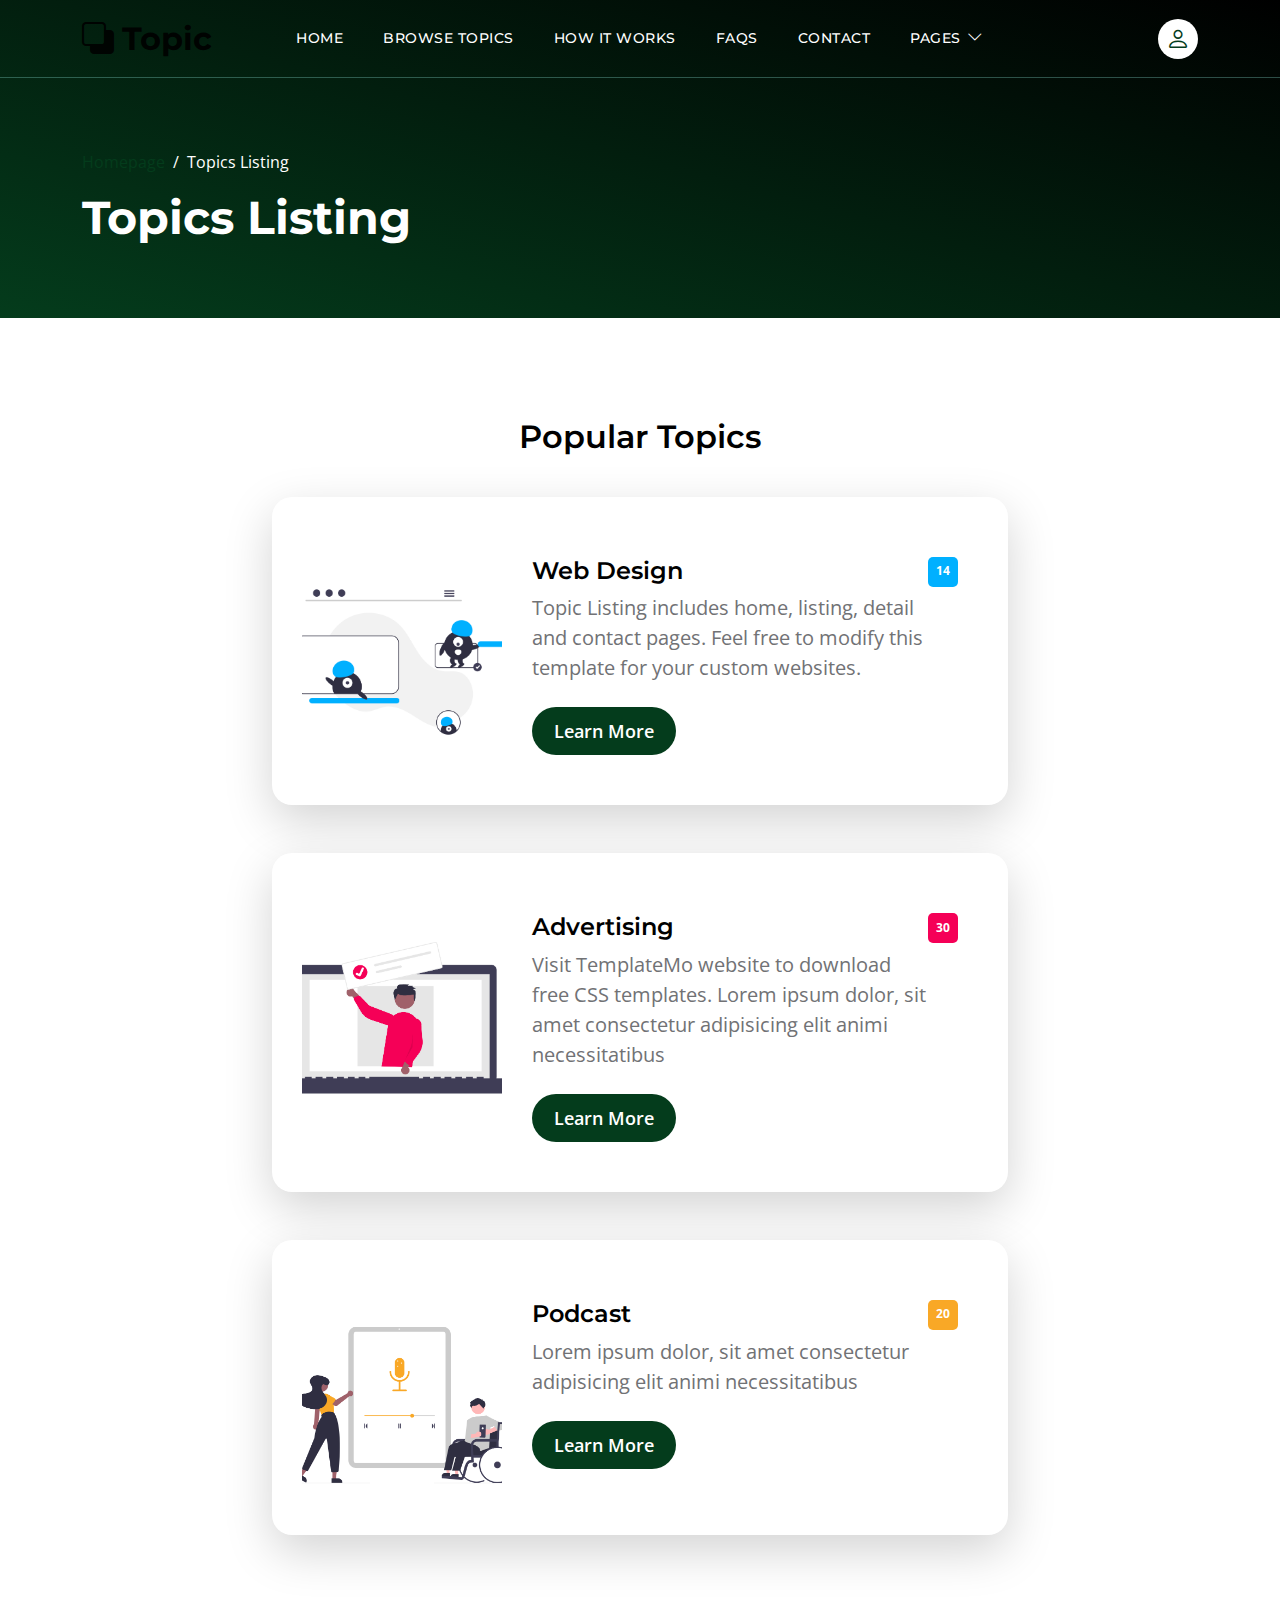
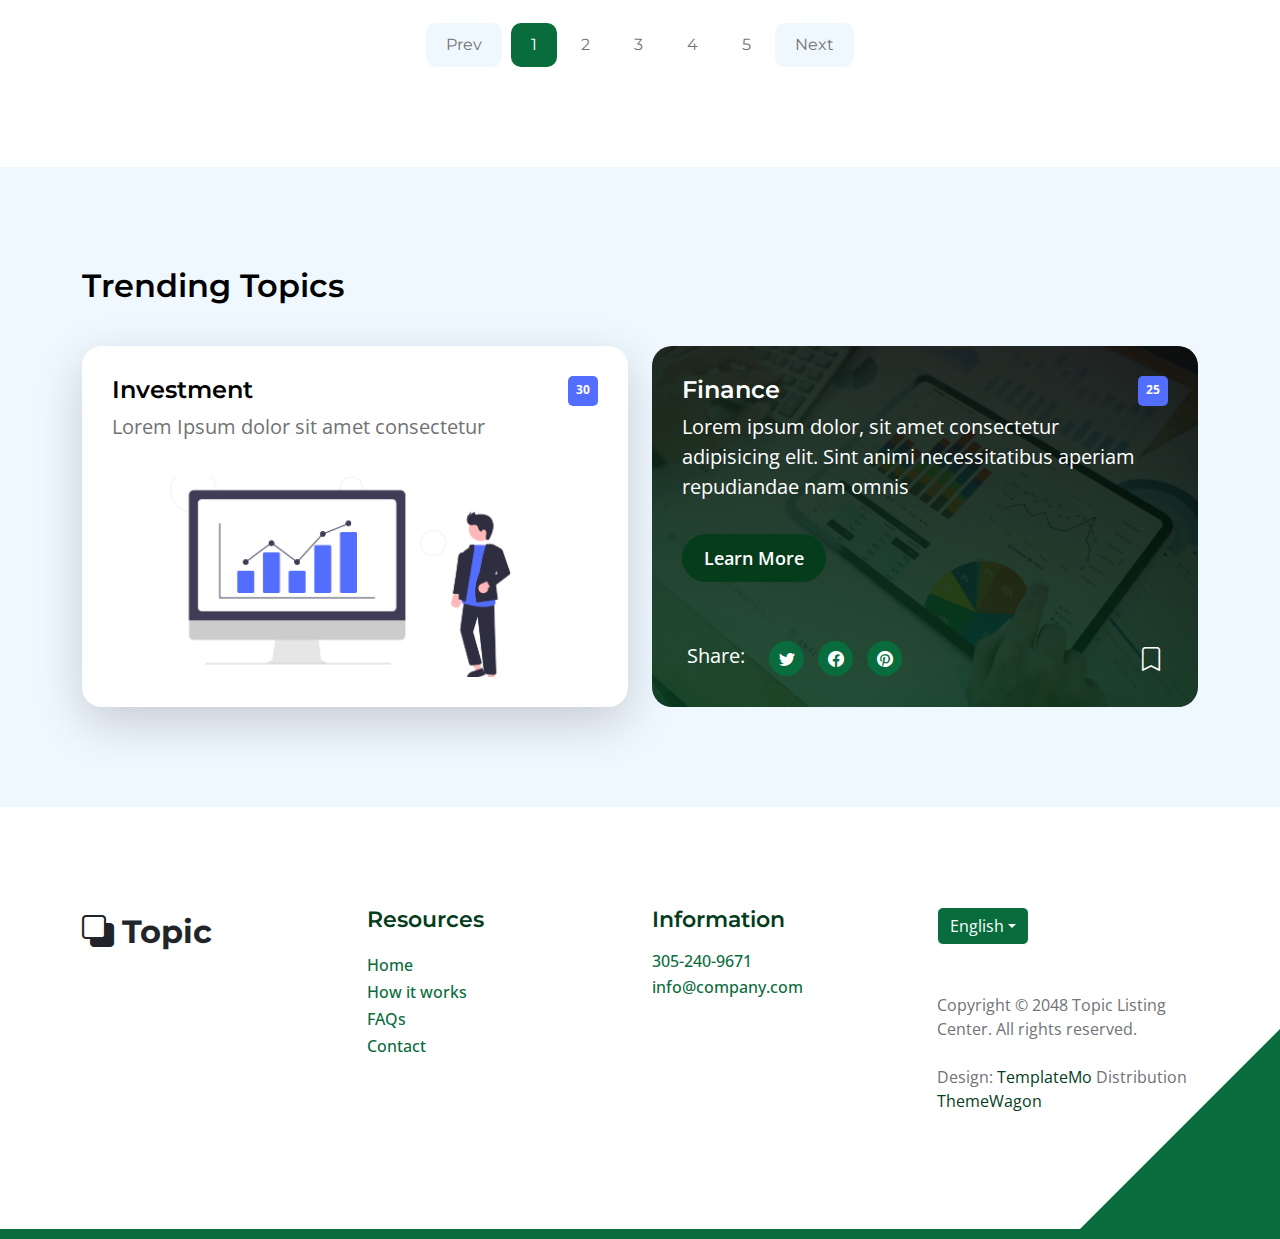
<file: Site Fag/topics-listing.html>
<!doctype html>
<html lang="en">
    <head>
        <meta charset="utf-8">
        <meta name="viewport" content="width=device-width, initial-scale=1">

        <meta name="description" content="">
        <meta name="author" content="">

        <title>Topic Listing Page</title>

        <!-- CSS FILES -->        
        <link rel="preconnect" href="https://fonts.googleapis.com">
        
        <link rel="preconnect" href="https://fonts.gstatic.com" crossorigin>

        <link href="https://fonts.googleapis.com/css2?family=Montserrat:wght@500;600;700&family=Open+Sans&display=swap" rel="stylesheet">
                        
        <link href="css/bootstrap.min.css" rel="stylesheet">

        <link href="css/bootstrap-icons.css" rel="stylesheet">

        <link href="css/templatemo-topic-listing.css" rel="stylesheet">
<!--

TemplateMo 590 topic listing

https://templatemo.com/tm-590-topic-listing

-->
    </head>
    
    <body class="topics-listing-page" id="top">

        <main>

            <nav class="navbar navbar-expand-lg">
                <div class="container">
                    <a class="navbar-brand" href="index.html">
                        <i class="bi-back"></i>
                        <span>Topic</span>
                    </a>

                    <div class="d-lg-none ms-auto me-4">
                        <a href="#top" class="navbar-icon bi-person smoothscroll"></a>
                    </div>
    
                    <button class="navbar-toggler" type="button" data-bs-toggle="collapse" data-bs-target="#navbarNav" aria-controls="navbarNav" aria-expanded="false" aria-label="Toggle navigation">
                        <span class="navbar-toggler-icon"></span>
                    </button>
    
                    <div class="collapse navbar-collapse" id="navbarNav">
                        <ul class="navbar-nav ms-lg-5 me-lg-auto">
                            <li class="nav-item">
                                <a class="nav-link click-scroll" href="index.html#section_1">Home</a>
                            </li>

                            <li class="nav-item">
                                <a class="nav-link click-scroll" href="index.html#section_2">Browse Topics</a>
                            </li>
    
                            <li class="nav-item">
                                <a class="nav-link click-scroll" href="index.html#section_3">How it works</a>
                            </li>

                            <li class="nav-item">
                                <a class="nav-link click-scroll" href="index.html#section_4">FAQs</a>
                            </li>
    
                            <li class="nav-item">
                                <a class="nav-link click-scroll" href="index.html#section_5">Contact</a>
                            </li>

                            <li class="nav-item dropdown">
                                <a class="nav-link dropdown-toggle" href="#section_5" id="navbarLightDropdownMenuLink" role="button" data-bs-toggle="dropdown" aria-expanded="false">Pages</a>

                                <ul class="dropdown-menu dropdown-menu-light" aria-labelledby="navbarLightDropdownMenuLink">
                                    <li><a class="dropdown-item active" href="topics-listing.html">Topics Listing</a></li>

                                    <li><a class="dropdown-item" href="contact.html">Contact Form</a></li>
                                </ul>
                            </li>
                        </ul>

                        <div class="d-none d-lg-block">
                            <a href="#top" class="navbar-icon bi-person smoothscroll"></a>
                        </div>
                    </div>
                </div>
            </nav>


            <header class="site-header d-flex flex-column justify-content-center align-items-center">
                <div class="container">
                    <div class="row align-items-center">

                        <div class="col-lg-5 col-12">
                            <nav aria-label="breadcrumb">
                                <ol class="breadcrumb">
                                    <li class="breadcrumb-item"><a href="index.html">Homepage</a></li>

                                    <li class="breadcrumb-item active" aria-current="page">Topics Listing</li>
                                </ol>
                            </nav>

                            <h2 class="text-white">Topics Listing</h2>
                        </div>

                    </div>
                </div>
            </header>


            <section class="section-padding">
                <div class="container">
                    <div class="row">

                        <div class="col-lg-12 col-12 text-center">
                            <h3 class="mb-4">Popular Topics</h3>
                        </div>

                        <div class="col-lg-8 col-12 mt-3 mx-auto">
                            <div class="custom-block custom-block-topics-listing bg-white shadow-lg mb-5">
                                <div class="d-flex">
                                    <img src="images/topics/undraw_Remote_design_team_re_urdx.png" class="custom-block-image img-fluid" alt="">

                                    <div class="custom-block-topics-listing-info d-flex">
                                        <div>
                                            <h5 class="mb-2">Web Design</h5>

                                            <p class="mb-0">Topic Listing includes home, listing, detail and contact pages. Feel free to modify this template for your custom websites.</p>

                                            <a href="topics-detail.html" class="btn custom-btn mt-3 mt-lg-4">Learn More</a>
                                        </div>

                                        <span class="badge bg-design rounded-pill ms-auto">14</span>
                                    </div>
                                </div>
                            </div>

                            <div class="custom-block custom-block-topics-listing bg-white shadow-lg mb-5">
                                <div class="d-flex">
                                    <img src="images/topics/undraw_online_ad_re_ol62.png" class="custom-block-image img-fluid" alt="">

                                    <div class="custom-block-topics-listing-info d-flex">
                                        <div>
                                            <h5 class="mb-2">Advertising</h5>

                                            <p class="mb-0">Visit TemplateMo website to download free CSS templates. Lorem ipsum dolor, sit amet consectetur adipisicing elit animi necessitatibus</p>

                                            <a href="topics-detail.html" class="btn custom-btn mt-3 mt-lg-4">Learn More</a>
                                        </div>

                                        <span class="badge bg-advertising rounded-pill ms-auto">30</span>
                                    </div>
                                </div>
                            </div>

                            <div class="custom-block custom-block-topics-listing bg-white shadow-lg mb-5">
                                <div class="d-flex">
                                    <img src="images/topics/undraw_Podcast_audience_re_4i5q.png" class="custom-block-image img-fluid" alt="">

                                    <div class="custom-block-topics-listing-info d-flex">
                                        <div>
                                            <h5 class="mb-2">Podcast</h5>

                                            <p class="mb-0">Lorem ipsum dolor, sit amet consectetur adipisicing elit animi necessitatibus</p>

                                            <a href="topics-detail.html" class="btn custom-btn mt-3 mt-lg-4">Learn More</a>
                                        </div>

                                        <span class="badge bg-music rounded-pill ms-auto">20</span>
                                    </div>
                                </div>
                            </div>
                        </div>

                        <div class="col-lg-12 col-12">
                            <nav aria-label="Page navigation example">
                                <ul class="pagination justify-content-center mb-0">
                                    <li class="page-item">
                                        <a class="page-link" href="#" aria-label="Previous">
                                            <span aria-hidden="true">Prev</span>
                                        </a>
                                    </li>

                                    <li class="page-item active" aria-current="page">
                                        <a class="page-link" href="#">1</a>
                                    </li>
                                    
                                    <li class="page-item">
                                        <a class="page-link" href="#">2</a>
                                    </li>
                                    
                                    <li class="page-item">
                                        <a class="page-link" href="#">3</a>
                                    </li>

                                    <li class="page-item">
                                        <a class="page-link" href="#">4</a>
                                    </li>

                                    <li class="page-item">
                                        <a class="page-link" href="#">5</a>
                                    </li>
                                    
                                    <li class="page-item">
                                        <a class="page-link" href="#" aria-label="Next">
                                            <span aria-hidden="true">Next</span>
                                        </a>
                                    </li>
                                </ul>
                            </nav>
                        </div>

                    </div>
                </div>
            </section>


            <section class="section-padding section-bg">
                <div class="container">
                    <div class="row">

                        <div class="col-lg-12 col-12">
                            <h3 class="mb-4">Trending Topics</h3>
                        </div>

                        <div class="col-lg-6 col-md-6 col-12 mt-3 mb-4 mb-lg-0">
                            <div class="custom-block bg-white shadow-lg">
                                <a href="topics-detail.html">
                                    <div class="d-flex">
                                        <div>
                                            <h5 class="mb-2">Investment</h5>

                                            <p class="mb-0">Lorem Ipsum dolor sit amet consectetur</p>
                                        </div>

                                        <span class="badge bg-finance rounded-pill ms-auto">30</span>
                                    </div>

                                    <img src="images/topics/undraw_Finance_re_gnv2.png" class="custom-block-image img-fluid" alt="">
                                </a>
                            </div>
                        </div>

                        <div class="col-lg-6 col-md-6 col-12 mt-lg-3">
                            <div class="custom-block custom-block-overlay">
                                <div class="d-flex flex-column h-100">
                                    <img src="images/businesswoman-using-tablet-analysis.jpg" class="custom-block-image img-fluid" alt="">

                                    <div class="custom-block-overlay-text d-flex">
                                        <div>
                                            <h5 class="text-white mb-2">Finance</h5>

                                            <p class="text-white">Lorem ipsum dolor, sit amet consectetur adipisicing elit. Sint animi necessitatibus aperiam repudiandae nam omnis</p>

                                            <a href="topics-detail.html" class="btn custom-btn mt-2 mt-lg-3">Learn More</a>
                                        </div>

                                        <span class="badge bg-finance rounded-pill ms-auto">25</span>
                                    </div>

                                    <div class="social-share d-flex">
                                        <p class="text-white me-4">Share:</p>

                                        <ul class="social-icon">
                                            <li class="social-icon-item">
                                                <a href="#" class="social-icon-link bi-twitter"></a>
                                            </li>

                                            <li class="social-icon-item">
                                                <a href="#" class="social-icon-link bi-facebook"></a>
                                            </li>

                                            <li class="social-icon-item">
                                                <a href="#" class="social-icon-link bi-pinterest"></a>
                                            </li>
                                        </ul>

                                        <a href="#" class="custom-icon bi-bookmark ms-auto"></a>
                                    </div>

                                    <div class="section-overlay"></div>
                                </div>
                            </div>
                        </div>

                    </div>
                </div>
            </section>
        </main>

		<footer class="site-footer section-padding">
            <div class="container">
                <div class="row">

                    <div class="col-lg-3 col-12 mb-4 pb-2">
                        <a class="navbar-brand mb-2" href="index.html">
                            <i class="bi-back"></i>
                            <span>Topic</span>
                        </a>
                    </div>

                    <div class="col-lg-3 col-md-4 col-6">
                        <h6 class="site-footer-title mb-3">Resources</h6>

                        <ul class="site-footer-links">
                            <li class="site-footer-link-item">
                                <a href="#" class="site-footer-link">Home</a>
                            </li>

                            <li class="site-footer-link-item">
                                <a href="#" class="site-footer-link">How it works</a>
                            </li>

                            <li class="site-footer-link-item">
                                <a href="#" class="site-footer-link">FAQs</a>
                            </li>

                            <li class="site-footer-link-item">
                                <a href="#" class="site-footer-link">Contact</a>
                            </li>
                        </ul>
                    </div>

                    <div class="col-lg-3 col-md-4 col-6 mb-4 mb-lg-0">
                        <h6 class="site-footer-title mb-3">Information</h6>

                        <p class="text-white d-flex mb-1">
                            <a href="tel: 305-240-9671" class="site-footer-link">
                                305-240-9671
                            </a>
                        </p>

                        <p class="text-white d-flex">
                            <a href="mailto:info@company.com" class="site-footer-link">
                                info@company.com
                            </a>
                        </p>
                    </div>

                    <div class="col-lg-3 col-md-4 col-12 mt-4 mt-lg-0 ms-auto">
                        <div class="dropdown">
                            <button class="btn btn-secondary dropdown-toggle" type="button" data-bs-toggle="dropdown" aria-expanded="false">
                            English</button>

                            <ul class="dropdown-menu">
                                <li><button class="dropdown-item" type="button">Thai</button></li>

                                <li><button class="dropdown-item" type="button">Myanmar</button></li>

                                <li><button class="dropdown-item" type="button">Arabic</button></li>
                            </ul>
                        </div>

                        <p class="copyright-text mt-lg-5 mt-4">Copyright © 2048 Topic Listing Center. All rights reserved.
                        <br><br>Design: <a rel="nofollow" href="https://templatemo.com" target="_blank">TemplateMo</a> Distribution <a href="https://themewagon.com">ThemeWagon</a></p>
                        
                    </div>

                </div>
            </div>
        </footer>

        <!-- JAVASCRIPT FILES -->
        <script src="js/jquery.min.js"></script>
        <script src="js/bootstrap.bundle.min.js"></script>
        <script src="js/jquery.sticky.js"></script>
        <script src="js/custom.js"></script>

    </body>
</html>
</file>
<file: Site Fag/css/templatemo-topic-listing.css>
/*

TemplateMo 590 topic listing

https://templatemo.com/tm-590-topic-listing

*/

/*---------------------------------------
  CUSTOM PROPERTIES ( VARIABLES )             
-----------------------------------------*/
:root {
  --white-color:                  #ffffff;
  --primary-color:                #043c1c;
  --secondary-color:              #086c3c;
  --section-bg-color:             #f0f8ff;
  --custom-btn-bg-color:          #043c1c;
  --custom-btn-bg-hover-color:    #043c1c;
  --dark-color:                   #000000;
  --p-color:                      #717275;
  --border-color:                 #7fffd4;
  --link-hover-color:             #043c1c;

  --body-font-family:             'Open Sans', sans-serif;
  --title-font-family:            'Montserrat', sans-serif;

  --h1-font-size:                 58px;
  --h2-font-size:                 46px;
  --h3-font-size:                 32px;
  --h4-font-size:                 28px;
  --h5-font-size:                 24px;
  --h6-font-size:                 22px;
  --p-font-size:                  20px;
  --menu-font-size:               14px;
  --btn-font-size:                18px;
  --copyright-font-size:          16px;

  --border-radius-large:          100px;
  --border-radius-medium:         20px;
  --border-radius-small:          10px;

  --font-weight-normal:           400;
  --font-weight-medium:           500;
  --font-weight-semibold:         600;
  --font-weight-bold:             700;
}

body {
  background-color: var(--white-color);
  font-family: var(--body-font-family); 
}


/*---------------------------------------
  TYPOGRAPHY               
-----------------------------------------*/

h2,
h3,
h4,
h5,
h6 {
  color: var(--dark-color);
}

h1,
h2,
h3,
h4,
h5,
h6 {
  font-family: var(--title-font-family); 
  font-weight: var(--font-weight-semibold);
}

h1 {
  font-size: var(--h1-font-size);
  font-weight: var(--font-weight-bold);
}

h2 {
  font-size: var(--h2-font-size);
  font-weight: var(--font-weight-bold);
}

h3 {
  font-size: var(--h3-font-size);
}

h4 {
  font-size: var(--h4-font-size);
}

h5 {
  font-size: var(--h5-font-size);
}

h6 {
  color: var(--primary-color);
  font-size: var(--h6-font-size);
}

p {
  color: var(--p-color);
  font-size: var(--p-font-size);
  font-weight: var(--font-weight-normal);
}

ul li {
  color: var(--p-color);
  font-size: var(--p-font-size);
  font-weight: var(--font-weight-normal);
}

a, 
button {
  touch-action: manipulation;
  transition: all 0.3s;
}

a {
  display: inline-block;
  color: var(--primary-color);
  text-decoration: none;
}

a:hover {
  color: var(--link-hover-color);
}

b,
strong {
  font-weight: var(--font-weight-bold);
}


/*---------------------------------------
  SECTION               
-----------------------------------------*/
.section-padding {
  padding-top: 100px;
  padding-bottom: 100px;
}

.section-bg {
  background-color: var(--section-bg-color);
}

.section-overlay {
  background-image: linear-gradient(15deg, #043c1c 0%, #000000 100%);
  position: absolute;
  top: 0;
  left: 0;
  pointer-events: none;
  width: 100%;
  height: 100%;
  opacity: 0.85;
}

.section-overlay + .container {
  position: relative;
}

.tab-content {
  background-color: var(--white-color);
  border-radius: var(--border-radius-medium);
}

.nav-tabs {
  border-bottom: 1px solid #ecf3f2;
  margin-bottom: 40px;
  justify-content: center;
}

.nav-tabs .nav-link {
  border-radius: 0;
  border-top: 0;
  border-right: 0;
  border-left: 0;
  color: var(--p-color);
  font-family: var(--title-font-family);
  font-size: var(--btn-font-size);
  font-weight: var(--font-weight-medium);
  padding: 15px 25px;
  transition: all 0.3s;
}

.nav-tabs .nav-link:first-child {
  margin-right: 20px;
}

.nav-tabs .nav-item.show .nav-link, 
.nav-tabs .nav-link.active,
.nav-tabs .nav-link:focus, 
.nav-tabs .nav-link:hover {
  border-bottom-color: var(--primary-color);
  color: var(--primary-color);
}


/*---------------------------------------
  CUSTOM ICON COLOR               
-----------------------------------------*/
.custom-icon {
  color: var(--secondary-color);
}

.texto-white {
  color: #ffffff;
}

/*---------------------------------------
  CUSTOM BUTTON               
-----------------------------------------*/
.custom-btn1 {
  background: #ba0c2c;
  background-color: #ba0c2c;
  border: 2px solid transparent;
  border-radius: var(--border-radius-large);
  color: var(--white-color);
  font-size: var(--btn-font-size);
  font-weight: var(--font-weight-semibold);
  line-height: normal;
  transition: all 0.3s;
  padding: 10px 20px;
  background: transparent;
  border: 2px solid var(--custom-btn-bg-color);
  color: var(--custom-btn-bg-color);
  border-color: transparent;
  color: var(--white-color);
}
.custom-btn {
  background: var(--custom-btn-bg-color);
  border: 2px solid transparent;
  border-radius: var(--border-radius-large);
  color: var(--white-color);
  font-size: var(--btn-font-size);
  font-weight: var(--font-weight-semibold);
  line-height: normal;
  transition: all 0.3s;
  padding: 10px 20px;
}

.custom-btn:hover {
  background: var(--custom-btn-bg-hover-color);
  color: var(--white-color);
}

.custom-border-btn {
  background: transparent;
  border: 2px solid var(--custom-btn-bg-color);
  color: var(--custom-btn-bg-color);
}

.custom-border-btn:hover {
  background: var(--custom-btn-bg-color);
  border-color: transparent;
  color: var(--white-color);
}

.custom-btn-bg-white {
  border-color: var(--white-color);
  color: var(--white-color);
}


/*---------------------------------------
  SITE HEADER              
-----------------------------------------*/
.site-header {
  background-image: linear-gradient(15deg, #043c1c 0%, #000000 100%);
  padding-top: 150px;
  padding-bottom: 80px;
}

.site-header .container {
  height: 100%;
}

.breadcrumb-item+.breadcrumb-item::before,
.breadcrumb-item a:hover,
.breadcrumb-item.active {
  color: var(--white-color);
}

.site-header .custom-icon {
  color: var(--white-color);
  font-size: var(--h4-font-size);
}

.site-header .custom-icon:hover {
  color: var(--secondary-color);
}


/*---------------------------------------
  NAVIGATION              
-----------------------------------------*/
.sticky-wrapper {
  position: absolute;
  top: 0;
  right: 0;
  left: 0;
}

.sticky-wrapper.is-sticky .navbar {
  background-color: #ba0c2c;
}

.navbar {
  background: transparent;
  border-bottom: 1px solid rgba(128, 208, 199, 0.35);
  z-index: 9;
}

.navbar-brand,
.navbar-brand:hover {
  font-size: var(--h3-font-size);
  font-weight: var(--font-weight-bold);
  display: block;
}

.navbar-brand span {
  font-family: var(--title-font-family);
}

.navbar-expand-lg .navbar-nav .nav-link {
  border-radius: var(--border-radius-large);
  margin: 10px;
  padding: 10px;
}

.navbar-nav .nav-link {
  display: inline-block;
  color: var(--white-color);
  font-family: var(--title-font-family); 
  font-size: var(--menu-font-size);
  font-weight: var(--font-weight-medium);
  text-transform: uppercase;
  letter-spacing: 0.5px;
  position: relative;
  padding-top: 15px;
  padding-bottom: 15px;
}

.navbar-nav .nav-link.active, 
.navbar-nav .nav-link:hover {
  color: var(--primary-color);
}

.navbar .dropdown-menu {
  background: var(--white-color);
  box-shadow: 0 1rem 3rem rgba(0,0,0,.175);
  border: 0;
  display: inherit;
  opacity: 0;
  min-width: 9rem;
  margin-top: 20px;
  padding: 13px 0 10px 0;
  transition: all 0.3s;
  pointer-events: none;
}

.navbar .dropdown-menu::before {
  content: "";
  width: 0;
  height: 0;
  border-left: 20px solid transparent;
  border-right: 20px solid transparent;
  border-bottom: 15px solid var(--white-color);
  position: absolute;
  top: -10px;
  left: 10px;
}

.navbar .dropdown-item {
  display: inline-block;
  color: var(--p-bg-color);
  font-family: var(--title-font-family); 
  font-size: var(--menu-font-size);
  font-weight: var(--font-weight-medium);
  text-transform: uppercase;
  letter-spacing: 0.5px;
  position: relative;
}

.navbar .dropdown-item.active, 
.navbar .dropdown-item:active,
.navbar .dropdown-item:focus, 
.navbar .dropdown-item:hover {
  background: transparent;
  color: var(--primary-color);
}

.navbar .dropdown-toggle::after {
  content: "\f282";
  display: inline-block;
  font-family: bootstrap-icons !important;
  font-size: var(--copyright-font-size);
  font-style: normal;
  font-weight: normal !important;
  font-variant: normal;
  text-transform: none;
  line-height: 1;
  vertical-align: -.125em;
  -webkit-font-smoothing: antialiased;
  -moz-osx-font-smoothing: grayscale;
  position: relative;
  left: 2px;
  border: 0;
}

@media screen and (min-width: 992px) {
  .navbar .dropdown:hover .dropdown-menu {
    opacity: 1;
    margin-top: 0;
    pointer-events: auto;
  }
}

.navbar-icon {
  background: var(--white-color);
  border-radius: var(--border-radius-large);
  display: inline-block;
  font-size: var(--h5-font-size);
  width: 40px;
  height: 40px;
  line-height: 40px;
  text-align: center;
  transition: all 0.3s ease;
}

.navbar-icon:hover {
  background: var(--primary-color);
  color: var(--white-color);
}

.navbar-toggler {
  border: 0;
  padding: 0;
  cursor: pointer;
  margin: 0;
  width: 30px;
  height: 35px;
  outline: none;
}

.navbar-toggler:focus {
  outline: none;
  box-shadow: none;
}

.navbar-toggler[aria-expanded="true"] .navbar-toggler-icon {
  background: transparent;
}

.navbar-toggler[aria-expanded="true"] .navbar-toggler-icon:before,
.navbar-toggler[aria-expanded="true"] .navbar-toggler-icon:after {
  transition: top 300ms 50ms ease, -webkit-transform 300ms 350ms ease;
  transition: top 300ms 50ms ease, transform 300ms 350ms ease;
  transition: top 300ms 50ms ease, transform 300ms 350ms ease, -webkit-transform 300ms 350ms ease;
  top: 0;
}

.navbar-toggler[aria-expanded="true"] .navbar-toggler-icon:before {
  transform: rotate(45deg);
}

.navbar-toggler[aria-expanded="true"] .navbar-toggler-icon:after {
  transform: rotate(-45deg);
}

.navbar-toggler .navbar-toggler-icon {
  background: var(--white-color);
  transition: background 10ms 300ms ease;
  display: block;
  width: 30px;
  height: 2px;
  position: relative;
}

.navbar-toggler .navbar-toggler-icon:before,
.navbar-toggler .navbar-toggler-icon:after {
  transition: top 300ms 350ms ease, -webkit-transform 300ms 50ms ease;
  transition: top 300ms 350ms ease, transform 300ms 50ms ease;
  transition: top 300ms 350ms ease, transform 300ms 50ms ease, -webkit-transform 300ms 50ms ease;
  position: absolute;
  right: 0;
  left: 0;
  background: var(--white-color);
  width: 30px;
  height: 2px;
  content: '';
}

.navbar-toggler .navbar-toggler-icon::before {
  top: -8px;
}

.navbar-toggler .navbar-toggler-icon::after {
  top: 8px;
}


/*---------------------------------------
  HERO        
-----------------------------------------*/
.hero-section {
  background-image: linear-gradient(180deg, #ba0c2c 20%, #086c3c 90%,#086c3c 100%);
  position: relative;
  overflow: hidden;
  padding-top: 150px;
  padding-bottom: 150px;
}

.hero-section .input-group {
  background-color: var(--white-color);
  border-radius: var(--border-radius-large);
  padding: 10px 15px;
}

.hero-section .input-group-text {
  background-color: transparent;
  border: 0;
}

.hero-section input[type="search"] {
  border: 0;
  box-shadow: none;
  margin-bottom: 0;
  padding-left: 0;
}

.hero-section button[type="submit"] {
  background-color: var(--primary-color);
  border: 0;
  border-radius: var(--border-radius-large) !important;
  color: var(--white-color);
  max-width: 150px;
}


/*---------------------------------------
  TOPICS              
-----------------------------------------*/
.featured-section {
  background-color: var(--secondary-color);
  border-radius: 0 0 100px 100px;
  padding-bottom: 100px;
}

.featured-section .row {
  position: relative;
  bottom: 100px;
  margin-bottom: -100px;
}

.custom-block {
  border-radius: var(--border-radius-medium);
  position: relative;
  overflow: hidden;
  padding: 30px;
  transition: all 0.3s ease;
  height: 100%;
}

.custom-block:hover {
  background-color: var(--secondary-color);
  transform: translateY(-3px);
}

.custom-block > a {
  width: 100%;
}

.custom-block-image {
  display: block;
  width: 100%;
  height: 200px;
  object-fit: cover;
  margin-top: 35px;
}

.custom-block .rounded-pill {
  border-radius: 5px !important;
  display: flex;
  justify-content: center;
  text-align: center;
  width: 30px;
  height: 30px;
  line-height: 20px;
}

.custom-block-overlay {
  height: 100%;
  min-height: 350px;
  padding: 0;
}

.custom-block-overlay > a {
  height: 100%;
}

.custom-block-overlay .custom-block-image {
  border-radius: var(--border-radius-medium);
  display: block;
  height: 100%;
  margin-top: 0;
}

.custom-block-overlay-text {
  position: absolute;
  z-index: 2;
  top: 0;
  right: 0;
  left: 0;
  padding: 30px;
}

.social-share {
  position: absolute;
  bottom: 0;
  right: 0;
  left: 0;
  z-index: 2;
  padding: 20px 35px;
}

.social-share .bi-bookmark {
  color: var(--white-color);
  font-size: var(--h5-font-size);
}

.social-share .bi-bookmark:hover {
  color: var(--secondary-color);
}

.bg-design {
  background-color: #00B0FF;
}

.bg-graphic {
  background-color: #00BFA6;
}

.bg-advertising {
  background-color: #F50057;
}

.bg-finance {
  background-color: #536DFE;
}

.bg-music {
  background-color: #F9A826;
}

.bg-education {
  background-color: #00BFA6;
}


/*---------------------------------------
  TOPICS               
-----------------------------------------*/
.topics-detail-block {
  border-radius: var(--border-radius-medium);
  position: relative;
  overflow: hidden;
}

.topics-detail-block-image {
  display: block;
  border-radius: var(--border-radius-medium);
}

blockquote {
  background-color: var(--section-bg-color);
  border-radius: var(--border-radius-small);
  font-family: var(--title-font-family);
  font-size: var(--h4-font-size);
  font-weight: var(--font-weight-bold);
  display: inline-block;
  text-align: center;
  margin: 30px;
  padding: 40px;
}

.topics-listing-page .site-header {
  padding-bottom: 65px;
}

.custom-block-topics-listing-info {
  margin: 30px 20px 20px 30px;
}

.custom-block-topics-listing {
  height: inherit;
}

.custom-block-topics-listing .custom-block-image {
  width: 200px;
}


/*---------------------------------------
  PAGINATION              
-----------------------------------------*/
.pagination {
  margin-top: 40px;
}

.page-link {
  border: 0;
  border-radius: var(--border-radius-small);
  color: var(--p-color);
  font-family: var(--title-font-family);
  margin: 0 5px;
  padding: 10px 20px;
}

.page-link:hover,
.page-item:first-child .page-link:hover,
.page-item:last-child .page-link:hover {
  background-color: var(--secondary-color);
  color: var(--white-color);
}

.page-item:first-child .page-link {
  margin-right: 10px;
}

.page-item:first-child .page-link,
.page-item:last-child .page-link {
  background-color: var(--section-bg-color);
  border-radius: var(--border-radius-small);
}

.active>.page-link, .page-link.active {
  background-color: var(--secondary-color);
  border-color: var(--secondary-color);
}


/*---------------------------------------
  TIMELINE              
-----------------------------------------*/
.timeline-section {
  background-image: url('../images/colleagues-working-cozy-office-medium-shot.jpg');
  background-repeat: no-repeat;
  background-position: center;
  background-size: cover;
  position: relative;
}

.timeline-container .vertical-scrollable-timeline {
  list-style-type: none;
  position: relative;
  padding-left: 0;
}

.timeline-container .vertical-scrollable-timeline .list-progress {
  width: 8px;
  height: 87%;
  background-color: var(--primary-color);
  position: absolute;
  left: 52px;
  top: 0;
  overflow: hidden;
}

.timeline-container .vertical-scrollable-timeline .list-progress .inner {
  position: absolute;
  right: 0;
  bottom: 0;
  height: 100%;
  background-color: var(--secondary-color);
  width: 100%;
}

.timeline-container .vertical-scrollable-timeline li {
  position: relative;
  padding: 20px 0px 65px 145px;
}

.timeline-container .vertical-scrollable-timeline li:last-child {
  padding-bottom: 0;
}

.timeline-container .vertical-scrollable-timeline li p {
  line-height: 40px;
}

.timeline-container .vertical-scrollable-timeline li p:last-child {
  margin-bottom: 0;
}

.timeline-container .vertical-scrollable-timeline li .icon-holder {
  position: absolute;
  left: 0;
  top: 0;
  width: 104px;
  height: 104px;
  display: flex;
  justify-content: center;
  align-items: center;
  background-color: var(--secondary-color);
  border-radius: 50%;
  z-index: 1;
  transition: 0.4s all;
}

.timeline-container .vertical-scrollable-timeline li .icon-holder::before {
  content: "";
  width: 80px;
  height: 80px;
  border: 4px solid #fff;
  position: absolute;
  background-color: var(--secondary-color);
  border-radius: 50%;
  z-index: -1;
  transition: 0.4s all;
}

.timeline-container .vertical-scrollable-timeline li .icon-holder i {
  font-size: 25px;
  color: var(--white-color);
}

.timeline-container .vertical-scrollable-timeline li::before {
  content: "";
  position: absolute;
  height: 100%;
  width: 8px;
  background-color: transparent;
  left: 52px;
  z-index: 0;
}

.timeline-container .vertical-scrollable-timeline li.active .icon-holder {
  background-color: var(--primary-color);
}

.timeline-container .vertical-scrollable-timeline li.active .icon-holder::before {
  background-color: var(--primary-color);
}


/*---------------------------------------
  FAQs              
-----------------------------------------*/
.faq-section .accordion-item {
  border: 0;
}

.faq-section .accordion-button {
  font-size: var(--h6-font-size);
  font-weight: var(--font-weight-semibold);
}

.faq-section .accordion-item:first-of-type .accordion-button {
  border-radius: var(--border-radius-large);
}

.faq-section .accordion-button:not(.collapsed) {
  border-radius: var(--border-radius-large);
  box-shadow: none;
  color: var(--primary-color);
}

.faq-section .accordion-body {
  color: var(--p-color);
  font-size: var(--btn-font-size);
  line-height: 40px;
}

/*---------------------------------------
  NEWSLETTER               
-----------------------------------------*/
.newsletter-image {
  border-radius: var(--border-radius-medium);
}


/*---------------------------------------
  CONTACT               
-----------------------------------------*/
.google-map {
  border-radius: var(--border-radius-medium);
}

.contact-form .form-floating>textarea {
  border-radius: var(--border-radius-medium);
  height: 150px;
}


/*---------------------------------------
  SUBSCRIBE FORM               
-----------------------------------------*/
.subscribe-form-wrap {
  padding: 50px;
}

.subscribe-form {
  width: 95%;
}


/*---------------------------------------
  CUSTOM FORM               
-----------------------------------------*/
.custom-form .form-control {
  border-radius: var(--border-radius-large);
  color: var(--p-color);
  margin-bottom: 24px;
  padding-top: 13px;
  padding-bottom: 13px;
  padding-left: 20px;
  outline: none;
}

.form-floating>label {
  padding-left: 20px;
}

.custom-form button[type="submit"] {
  background: var(--custom-btn-bg-color);
  border: none;
  border-radius: var(--border-radius-large);
  color: var(--white-color);
  font-family: var(--title-font-family);
  font-size: var(--p-font-size);
  font-weight: var(--font-weight-semibold);
  transition: all 0.3s;
  margin-bottom: 0;
}

.custom-form button[type="submit"]:hover,
.custom-form button[type="submit"]:focus {
  background: var(--custom-btn-bg-hover-color);
  border-color: transparent;
}


/*---------------------------------------
  SITE FOOTER              
-----------------------------------------*/
.site-footer {
  border-bottom: 10px solid var(--secondary-color);
  position: relative;
}

.site-footer::after {
  content: "";
  position: absolute;
  bottom: 0;
  right: 0;
  width: 0;
  height: 0;
  border-style: solid;
  border-width: 0 0 200px 200px;
  border-color: transparent transparent var(--secondary-color) transparent;
  pointer-events: none;
}

.site-footer-title {
  color: var(--primary-color); 
}

.site-footer .dropdown-menu {
  padding: 0;
}

.site-footer .dropdown-item {
  color: var(--p-color);
  font-size: var(--menu-font-size);
  font-weight: var(--font-weight-medium);
  padding: 4px 18px;
}

.site-footer .dropdown-item:hover {
  background-color: transparent;
  color: var(--primary-color);
}

.site-footer .dropdown-menu li:first-child .dropdown-item {
  padding-top: 10px;
}

.site-footer .dropdown-menu li:last-child .dropdown-item {
  padding-bottom: 12px;
}

.site-footer .dropdown-toggle {
  background-color: var(--secondary-color);
  border-color: var(--white-color);
}

.site-footer .dropdown-toggle:hover {
  background-color: var(--primary-color);
  border-color: transparent;
}

.site-footer-links {
  padding-left: 0;
}

.site-footer-link-item {
  display: block;
  list-style: none;
  line-height: normal;
}

.site-footer-link {
  color: var(--secondary-color);
  font-size: var(--copyright-font-size);
  font-weight: var(--font-weight-medium);
  line-height: normal;
}

.copyright-text {
  font-size: var(--copyright-font-size);
}


/*---------------------------------------
  SOCIAL ICON               
-----------------------------------------*/
.social-icon {
  margin: 0;
  padding: 0;
}

.social-icon-item {
  list-style: none;
  display: inline-block;
  vertical-align: top;
}

.social-icon-link {
  background: var(--secondary-color);
  border-radius: var(--border-radius-large);
  color: var(--white-color);
  font-size: var(--copyright-font-size);
  display: block;
  margin-right: 10px;
  text-align: center;
  width: 35px;
  height: 35px;
  line-height: 36px;
  transition: background 0.2s, color 0.2s;
}

.social-icon-link:hover {
  background: var(--primary-color);
  color: var(--white-color);
}


/*---------------------------------------
  RESPONSIVE STYLES               
-----------------------------------------*/
@media screen and (max-width: 991px) {
  h1 {
    font-size: 48px;
  }

  h2 {
    font-size: 36px;
  }

  h3 {
    font-size: 32px;
  }

  h4 {
    font-size: 28px;
  }

  h5 {
    font-size: 20px;
  }

  h6 {
    font-size: 18px;
  }

  .section-padding {
    padding-top: 50px;
    padding-bottom: 50px;
  }
  
  .navbar {
    background-color: var(--secondary-color);
  }

  .navbar-nav .dropdown-menu {
    position: relative;
    left: 10px;
    opacity: 1;
    pointer-events: auto;
    max-width: 155px;
    margin-top: 10px;
    margin-bottom: 15px;
  }

  .navbar-expand-lg .navbar-nav {
    padding-bottom: 20px;
  }

  .navbar-expand-lg .navbar-nav .nav-link {
    padding: 0;
  }

  .nav-tabs .nav-link:first-child {
    margin-right: 5px;
  }

  .nav-tabs .nav-link {
    font-size: var(--copyright-font-size);
    padding: 10px;
  }

  .featured-section {
    border-radius: 0 0 80px 80px;
    padding-bottom: 50px;
  }

  .custom-block-topics-listing .custom-block-image {
    width: auto;
  }

  .custom-block-topics-listing > .d-flex,
  .custom-block-topics-listing-info,
  .custom-block-topics-listing a {
    flex-direction: column;
  }

  .timeline-container .vertical-scrollable-timeline .list-progress {
    height: 75%;
  }

  .timeline-container .vertical-scrollable-timeline li {
    padding-left: 135px;
  }

  .subscribe-form-wrap {
    padding-top: 30px;
    padding-bottom: 0;
  }
}

@media screen and (max-width: 480px) {
  h1 {
    font-size: 36px;
  }

  h2 {
    font-size: 28px;
  }

  h3 {
    font-size: 26px;
  }

  h4 {
    font-size: 22px;
  }

  h5 {
    font-size: 20px;
  }
}
</file>
